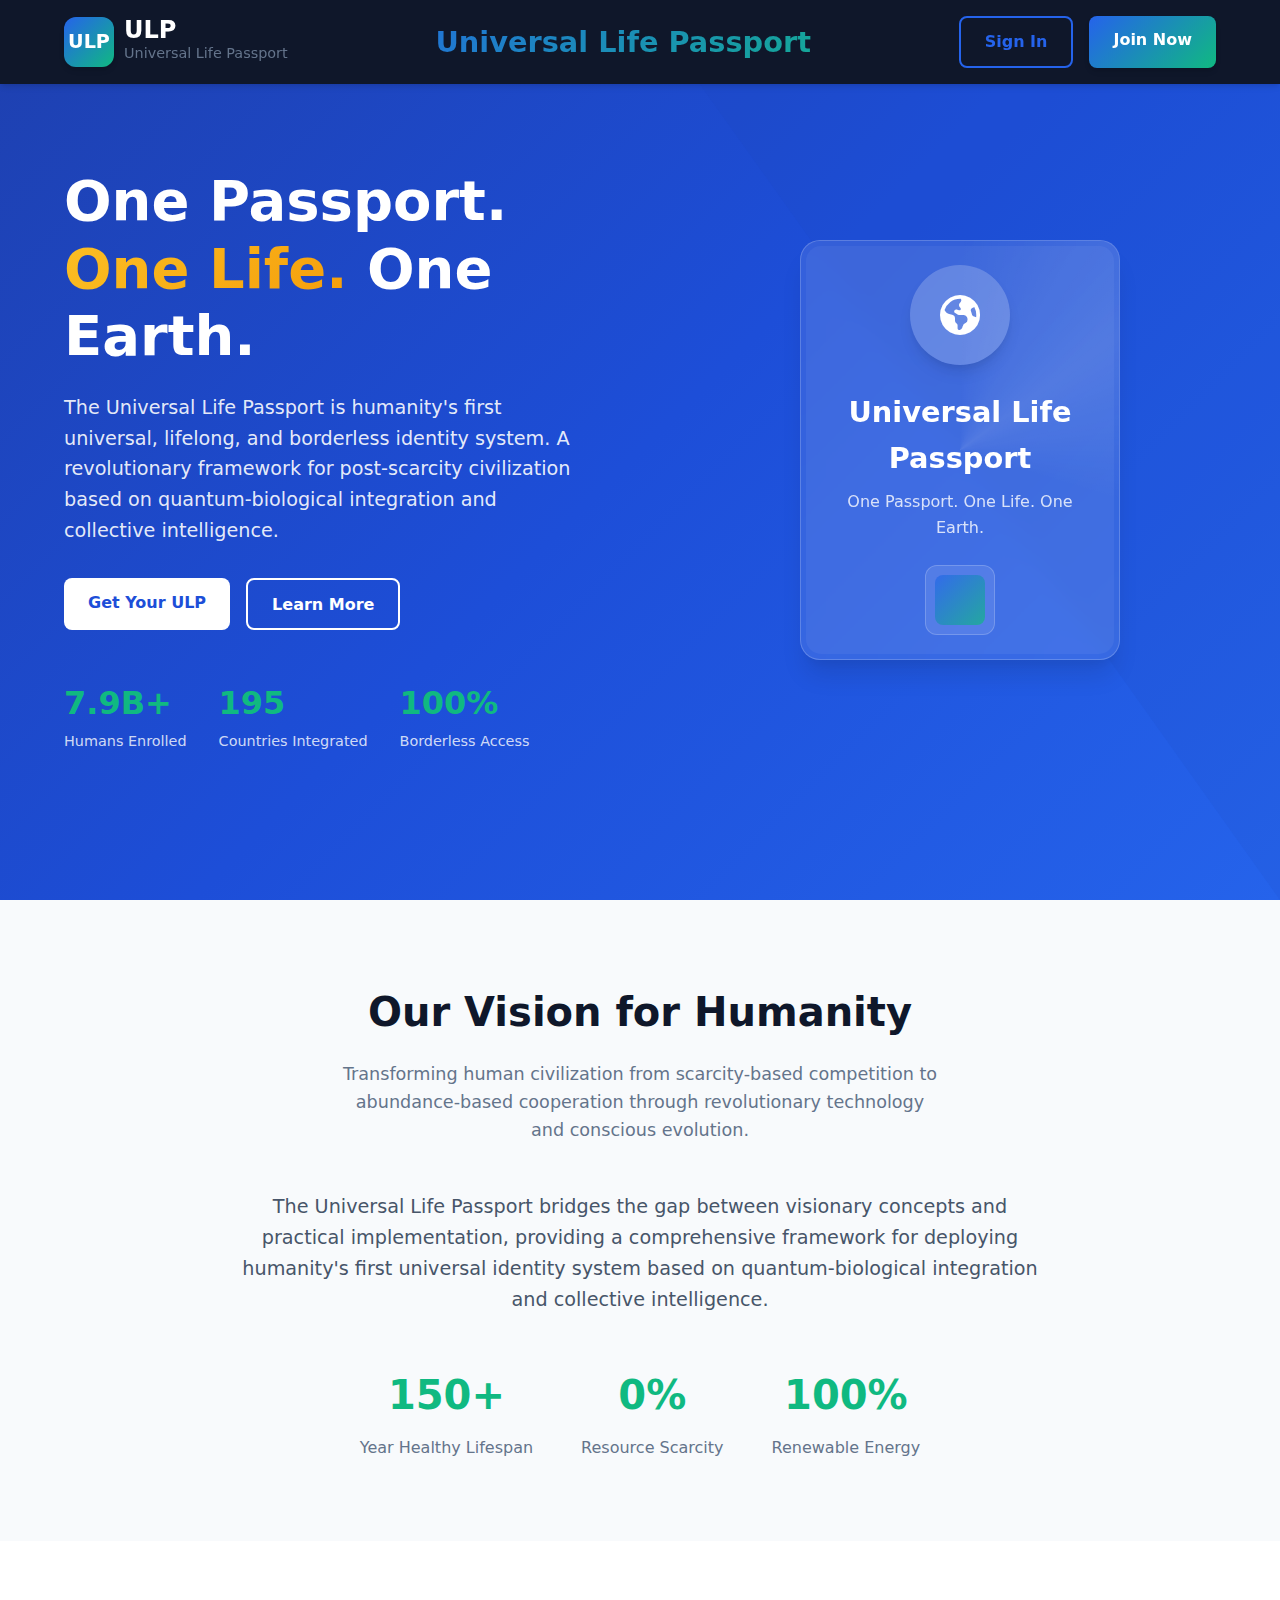
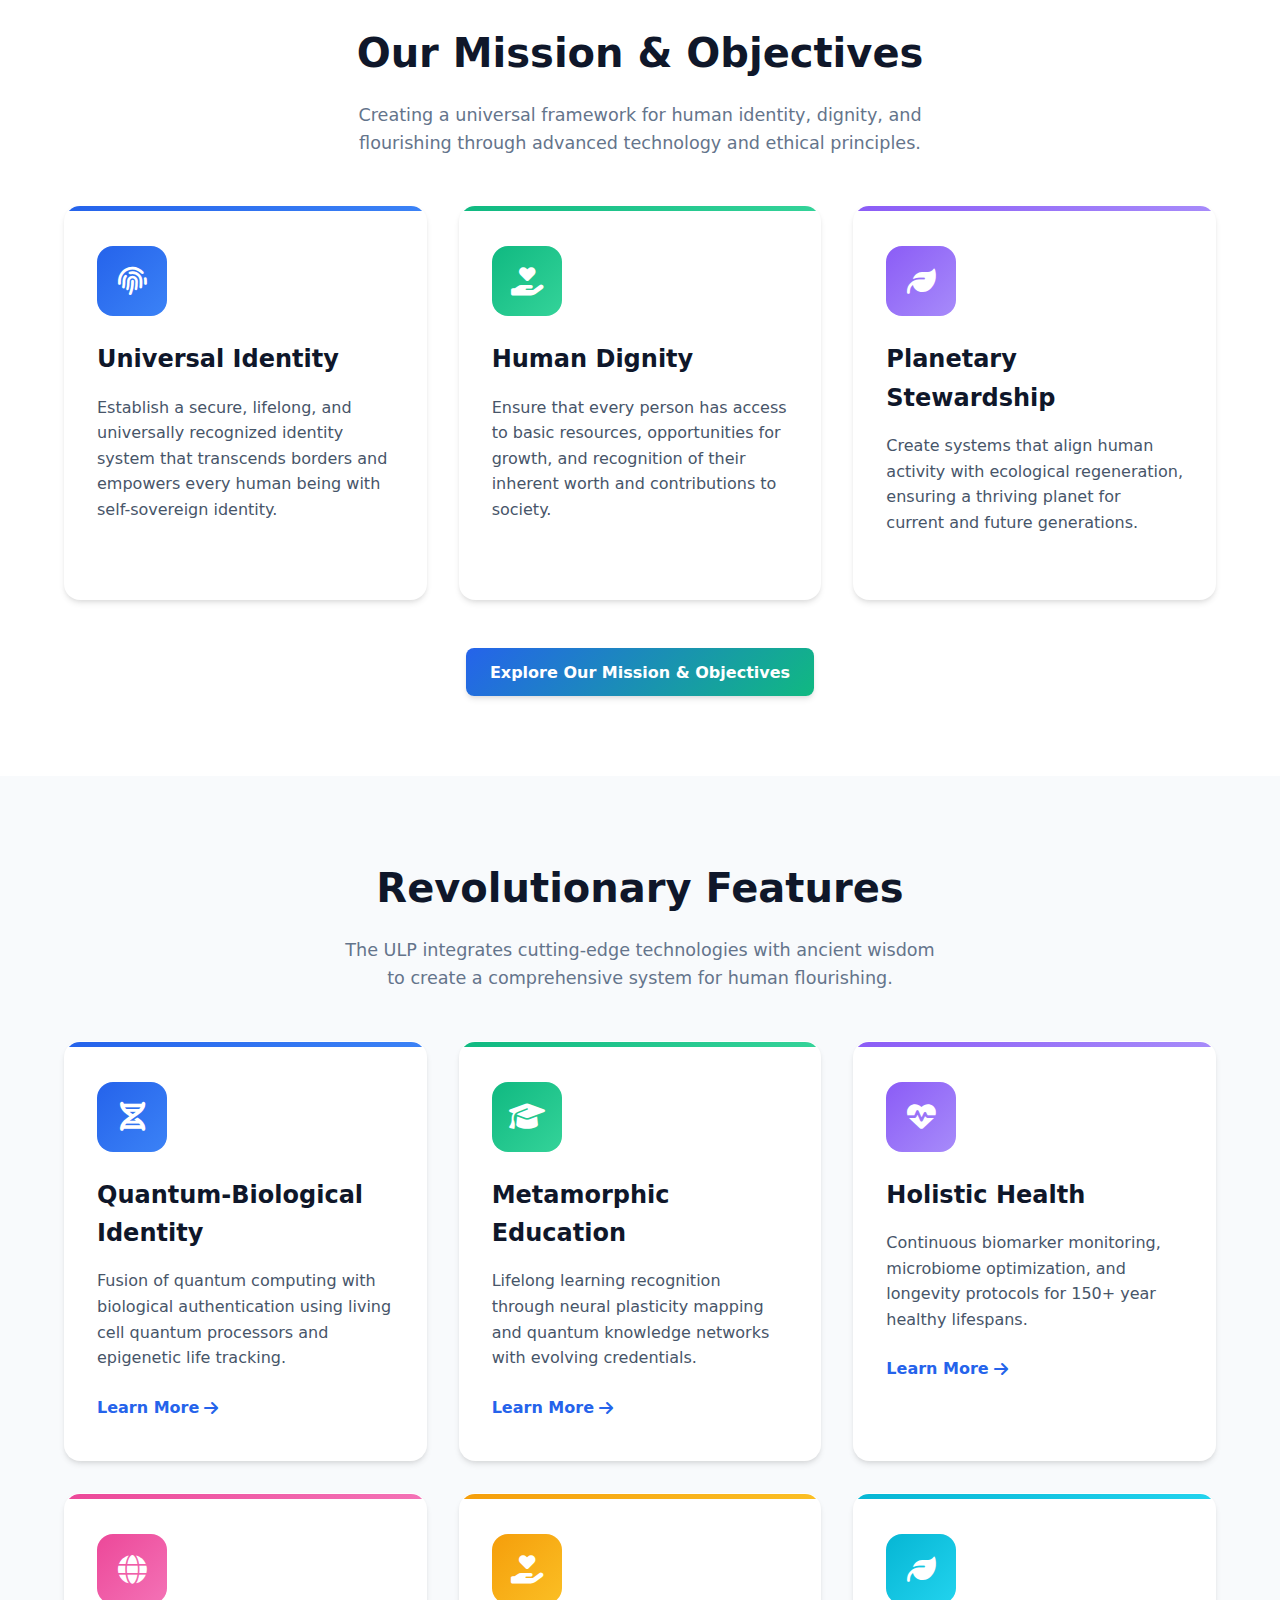
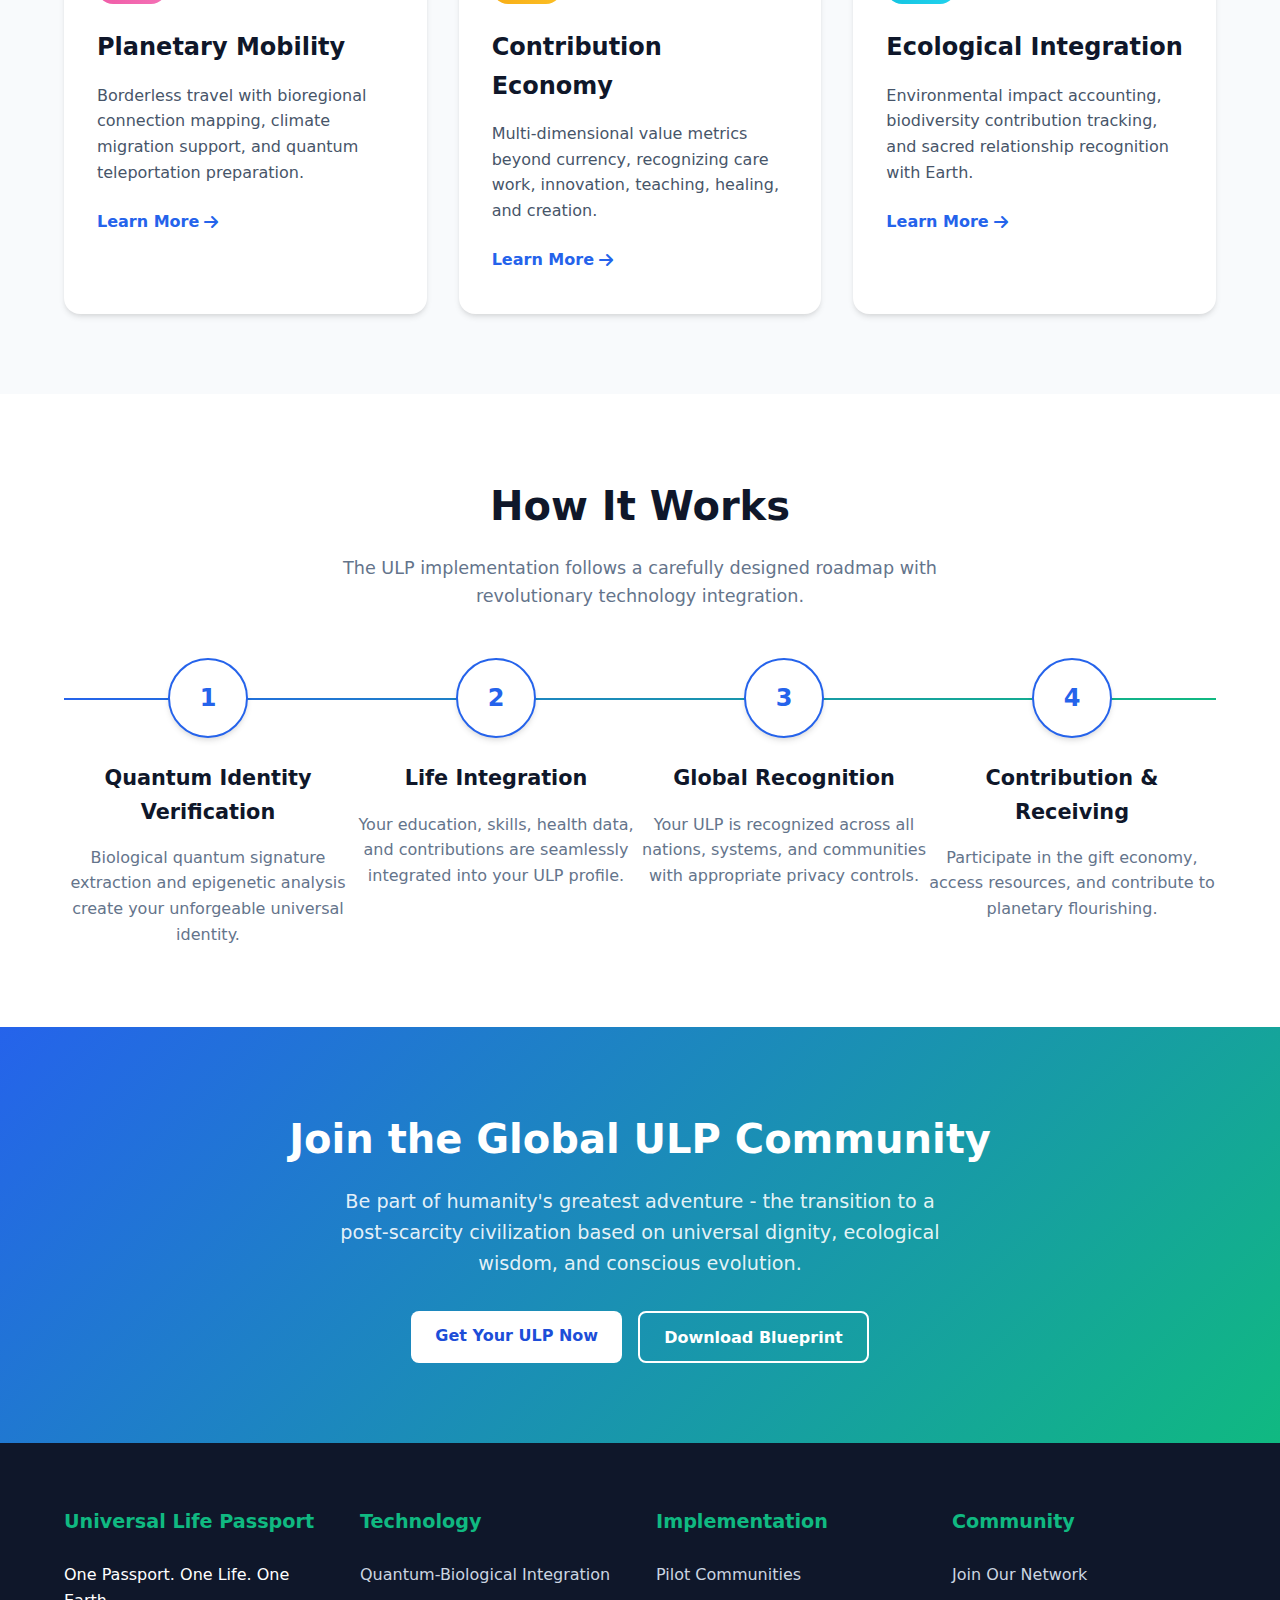
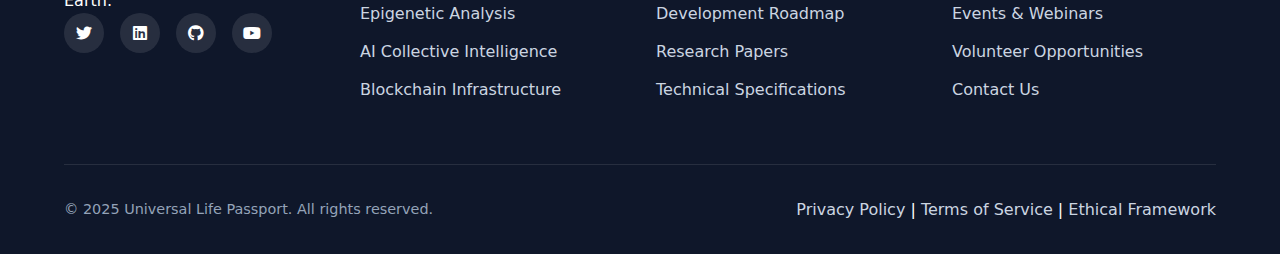
<file: index.html>
<!DOCTYPE html>
<html lang="en">
<head>
    <meta charset="UTF-8">
    <meta name="viewport" content="width=device-width, initial-scale=1.0">
    <title>Universal Life Passport (ULP) - One Passport. One Life. One Earth.</title>
    <link rel="stylesheet" href="ulp-styles.css">
    <link rel="stylesheet" href="https://cdnjs.cloudflare.com/ajax/libs/font-awesome/6.4.0/css/all.min.css">
</head>
<body>
    <!-- Header -->
    <header>
        <div class="container">
            <div class="header-content">
                <div class="logo-section">
                    <div class="logo-icon">ULP</div>
                    <div class="logo-text">
                        <div class="logo-acronym">ULP</div>
                        <div class="logo-fullname">Universal Life Passport</div>
                    </div>
                </div>
                
                <div class="header-center">
                    <div class="header-title">Universal Life Passport</div>
                </div>
                
                <div class="header-actions">
                    <a href="#" class="btn btn-outline">Sign In</a>
                    <a href="#" class="btn btn-primary">Join Now</a>
                </div>
                
                <button class="mobile-menu-btn">
                    <i class="fas fa-bars"></i>
                </button>
            </div>
        </div>
    </header>

    <!-- Mobile Menu -->
    <div class="mobile-menu">
        <div class="mobile-menu-header">
            <div class="logo-section">
                <div class="logo-icon">ULP</div>
                <div class="logo-text">
                    <div class="logo-acronym">ULP</div>
                    <div class="logo-fullname">Universal Life Passport</div>
                </div>
            </div>
            <button class="mobile-menu-close">
                <i class="fas fa-times"></i>
            </button>
        </div>
        
        <ul class="mobile-nav-links">
            <li><a href="#vision">Vision</a></li>
            <li><a href="#mission">Mission</a></li>
            <li><a href="#features">Features</a></li>
            <li><a href="#how-it-works">How It Works</a></li>
            <li><a href="#technology">Technology</a></li>
            <li><a href="#community">Community</a></li>
        </ul>
        
        <div class="mobile-menu-actions">
            <a href="#" class="btn btn-outline">Sign In</a>
            <a href="#" class="btn btn-primary">Join Now</a>
        </div>
    </div>

    <!-- Hero Section -->
    <section class="hero">
        <div class="container">
            <div class="hero-content">
                <h1>One Passport. <span>One Life.</span> One Earth.</h1>
                <p>The Universal Life Passport is humanity's first universal, lifelong, and borderless identity system. A revolutionary framework for post-scarcity civilization based on quantum-biological integration and collective intelligence.</p>
                
                <div class="hero-actions">
                    <a href="#" class="btn btn-light">Get Your ULP</a>
                    <a href="#" class="btn btn-outline-light">Learn More</a>
                </div>
                
                <div class="hero-stats">
                    <div class="stat">
                        <div class="stat-value">7.9B+</div>
                        <div class="stat-label">Humans Enrolled</div>
                    </div>
                    <div class="stat">
                        <div class="stat-value">195</div>
                        <div class="stat-label">Countries Integrated</div>
                    </div>
                    <div class="stat">
                        <div class="stat-value">100%</div>
                        <div class="stat-label">Borderless Access</div>
                    </div>
                </div>
            </div>
            
            <div class="hero-visual">
                <div class="passport-visual floating">
                    <div class="passport-content">
                        <div class="passport-icon">
                            <i class="fas fa-globe-americas"></i>
                        </div>
                        <div class="passport-title">Universal Life Passport</div>
                        <div class="passport-subtitle">One Passport. One Life. One Earth.</div>
                        <div class="passport-chip"></div>
                    </div>
                </div>
            </div>
        </div>
    </section>

    <!-- Vision Section -->
    <section id="vision" class="vision">
        <div class="container">
            <div class="section-header">
                <h2>Our Vision for Humanity</h2>
                <p>Transforming human civilization from scarcity-based competition to abundance-based cooperation through revolutionary technology and conscious evolution.</p>
            </div>
            
            <div class="vision-content">
                <p>The Universal Life Passport bridges the gap between visionary concepts and practical implementation, providing a comprehensive framework for deploying humanity's first universal identity system based on quantum-biological integration and collective intelligence.</p>
                
                <div class="vision-stats">
                    <div class="vision-stat">
                        <div class="vision-stat-value">150+</div>
                        <div class="vision-stat-label">Year Healthy Lifespan</div>
                    </div>
                    <div class="vision-stat">
                        <div class="vision-stat-value">0%</div>
                        <div class="vision-stat-label">Resource Scarcity</div>
                    </div>
                    <div class="vision-stat">
                        <div class="vision-stat-value">100%</div>
                        <div class="vision-stat-label">Renewable Energy</div>
                    </div>
                </div>
            </div>
        </div>
    </section>

    <!-- Mission Section -->
    <section id="mission" class="mission">
        <div class="container">
            <div class="section-header">
                <h2>Our Mission & Objectives</h2>
                <p>Creating a universal framework for human identity, dignity, and flourishing through advanced technology and ethical principles.</p>
            </div>
            
            <div class="mission-grid">
                <div class="mission-card">
                    <div class="mission-icon">
                        <i class="fas fa-fingerprint"></i>
                    </div>
                    <h3>Universal Identity</h3>
                    <p>Establish a secure, lifelong, and universally recognized identity system that transcends borders and empowers every human being with self-sovereign identity.</p>
                </div>
                
                <div class="mission-card">
                    <div class="mission-icon">
                        <i class="fas fa-hand-holding-heart"></i>
                    </div>
                    <h3>Human Dignity</h3>
                    <p>Ensure that every person has access to basic resources, opportunities for growth, and recognition of their inherent worth and contributions to society.</p>
                </div>
                
                <div class="mission-card">
                    <div class="mission-icon">
                        <i class="fas fa-leaf"></i>
                    </div>
                    <h3>Planetary Stewardship</h3>
                    <p>Create systems that align human activity with ecological regeneration, ensuring a thriving planet for current and future generations.</p>
                </div>
            </div>
            
            <div class="mission-actions">
                <a href="#" class="btn btn-primary">Explore Our Mission & Objectives</a>
            </div>
        </div>
    </section>

    <!-- Features Section -->
    <section id="features" class="features">
        <div class="container">
            <div class="section-header">
                <h2>Revolutionary Features</h2>
                <p>The ULP integrates cutting-edge technologies with ancient wisdom to create a comprehensive system for human flourishing.</p>
            </div>
            
            <div class="features-grid">
                <div class="feature-card">
                    <div class="feature-icon">
                        <i class="fas fa-dna"></i>
                    </div>
                    <h3>Quantum-Biological Identity</h3>
                    <p>Fusion of quantum computing with biological authentication using living cell quantum processors and epigenetic life tracking.</p>
                    <a href="#" class="feature-link">Learn More <i class="fas fa-arrow-right"></i></a>
                </div>
                
                <div class="feature-card">
                    <div class="feature-icon">
                        <i class="fas fa-graduation-cap"></i>
                    </div>
                    <h3>Metamorphic Education</h3>
                    <p>Lifelong learning recognition through neural plasticity mapping and quantum knowledge networks with evolving credentials.</p>
                    <a href="#" class="feature-link">Learn More <i class="fas fa-arrow-right"></i></a>
                </div>
                
                <div class="feature-card">
                    <div class="feature-icon">
                        <i class="fas fa-heartbeat"></i>
                    </div>
                    <h3>Holistic Health</h3>
                    <p>Continuous biomarker monitoring, microbiome optimization, and longevity protocols for 150+ year healthy lifespans.</p>
                    <a href="#" class="feature-link">Learn More <i class="fas fa-arrow-right"></i></a>
                </div>
                
                <div class="feature-card">
                    <div class="feature-icon">
                        <i class="fas fa-globe"></i>
                    </div>
                    <h3>Planetary Mobility</h3>
                    <p>Borderless travel with bioregional connection mapping, climate migration support, and quantum teleportation preparation.</p>
                    <a href="#" class="feature-link">Learn More <i class="fas fa-arrow-right"></i></a>
                </div>
                
                <div class="feature-card">
                    <div class="feature-icon">
                        <i class="fas fa-hand-holding-heart"></i>
                    </div>
                    <h3>Contribution Economy</h3>
                    <p>Multi-dimensional value metrics beyond currency, recognizing care work, innovation, teaching, healing, and creation.</p>
                    <a href="#" class="feature-link">Learn More <i class="fas fa-arrow-right"></i></a>
                </div>
                
                <div class="feature-card">
                    <div class="feature-icon">
                        <i class="fas fa-leaf"></i>
                    </div>
                    <h3>Ecological Integration</h3>
                    <p>Environmental impact accounting, biodiversity contribution tracking, and sacred relationship recognition with Earth.</p>
                    <a href="#" class="feature-link">Learn More <i class="fas fa-arrow-right"></i></a>
                </div>
            </div>
        </div>
    </section>

    <!-- How It Works Section -->
    <section id="how-it-works" class="how-it-works">
        <div class="container">
            <div class="section-header">
                <h2>How It Works</h2>
                <p>The ULP implementation follows a carefully designed roadmap with revolutionary technology integration.</p>
            </div>
            
            <div class="steps">
                <div class="step">
                    <div class="step-number">1</div>
                    <h3>Quantum Identity Verification</h3>
                    <p>Biological quantum signature extraction and epigenetic analysis create your unforgeable universal identity.</p>
                </div>
                
                <div class="step">
                    <div class="step-number">2</div>
                    <h3>Life Integration</h3>
                    <p>Your education, skills, health data, and contributions are seamlessly integrated into your ULP profile.</p>
                </div>
                
                <div class="step">
                    <div class="step-number">3</div>
                    <h3>Global Recognition</h3>
                    <p>Your ULP is recognized across all nations, systems, and communities with appropriate privacy controls.</p>
                </div>
                
                <div class="step">
                    <div class="step-number">4</div>
                    <h3>Contribution & Receiving</h3>
                    <p>Participate in the gift economy, access resources, and contribute to planetary flourishing.</p>
                </div>
            </div>
        </div>
    </section>

    <!-- CTA Section -->
    <section class="cta">
        <div class="container">
            <h2>Join the Global ULP Community</h2>
            <p>Be part of humanity's greatest adventure - the transition to a post-scarcity civilization based on universal dignity, ecological wisdom, and conscious evolution.</p>
            
            <div class="cta-buttons">
                <a href="#" class="btn btn-light">Get Your ULP Now</a>
                <a href="#" class="btn btn-outline-light">Download Blueprint</a>
            </div>
        </div>
    </section>

    <!-- Footer -->
    <footer>
        <div class="container">
            <div class="footer-content">
                <div class="footer-column">
                    <h3>Universal Life Passport</h3>
                    <p>One Passport. One Life. One Earth.</p>
                    <div class="social-links">
                        <a href="#" class="social-link"><i class="fab fa-twitter"></i></a>
                        <a href="#" class="social-link"><i class="fab fa-linkedin"></i></a>
                        <a href="#" class="social-link"><i class="fab fa-github"></i></a>
                        <a href="#" class="social-link"><i class="fab fa-youtube"></i></a>
                    </div>
                </div>
                
                <div class="footer-column">
                    <h3>Technology</h3>
                    <ul class="footer-links">
                        <li><a href="#">Quantum-Biological Integration</a></li>
                        <li><a href="#">Epigenetic Analysis</a></li>
                        <li><a href="#">AI Collective Intelligence</a></li>
                        <li><a href="#">Blockchain Infrastructure</a></li>
                    </ul>
                </div>
                
                <div class="footer-column">
                    <h3>Implementation</h3>
                    <ul class="footer-links">
                        <li><a href="#">Pilot Communities</a></li>
                        <li><a href="#">Development Roadmap</a></li>
                        <li><a href="#">Research Papers</a></li>
                        <li><a href="#">Technical Specifications</a></li>
                    </ul>
                </div>
                
                <div class="footer-column">
                    <h3>Community</h3>
                    <ul class="footer-links">
                        <li><a href="#">Join Our Network</a></li>
                        <li><a href="#">Events & Webinars</a></li>
                        <li><a href="#">Volunteer Opportunities</a></li>
                        <li><a href="#">Contact Us</a></li>
                    </ul>
                </div>
            </div>
            
            <div class="footer-bottom">
                <div class="copyright">© 2025 Universal Life Passport. All rights reserved.</div>
                <div class="footer-links">
                    <a href="#">Privacy Policy</a> | 
                    <a href="#">Terms of Service</a> | 
                    <a href="#">Ethical Framework</a>
                </div>
            </div>
        </div>
    </footer>

    <script src="ulp-scripts.js"></script>
</body>
</html>
</file>
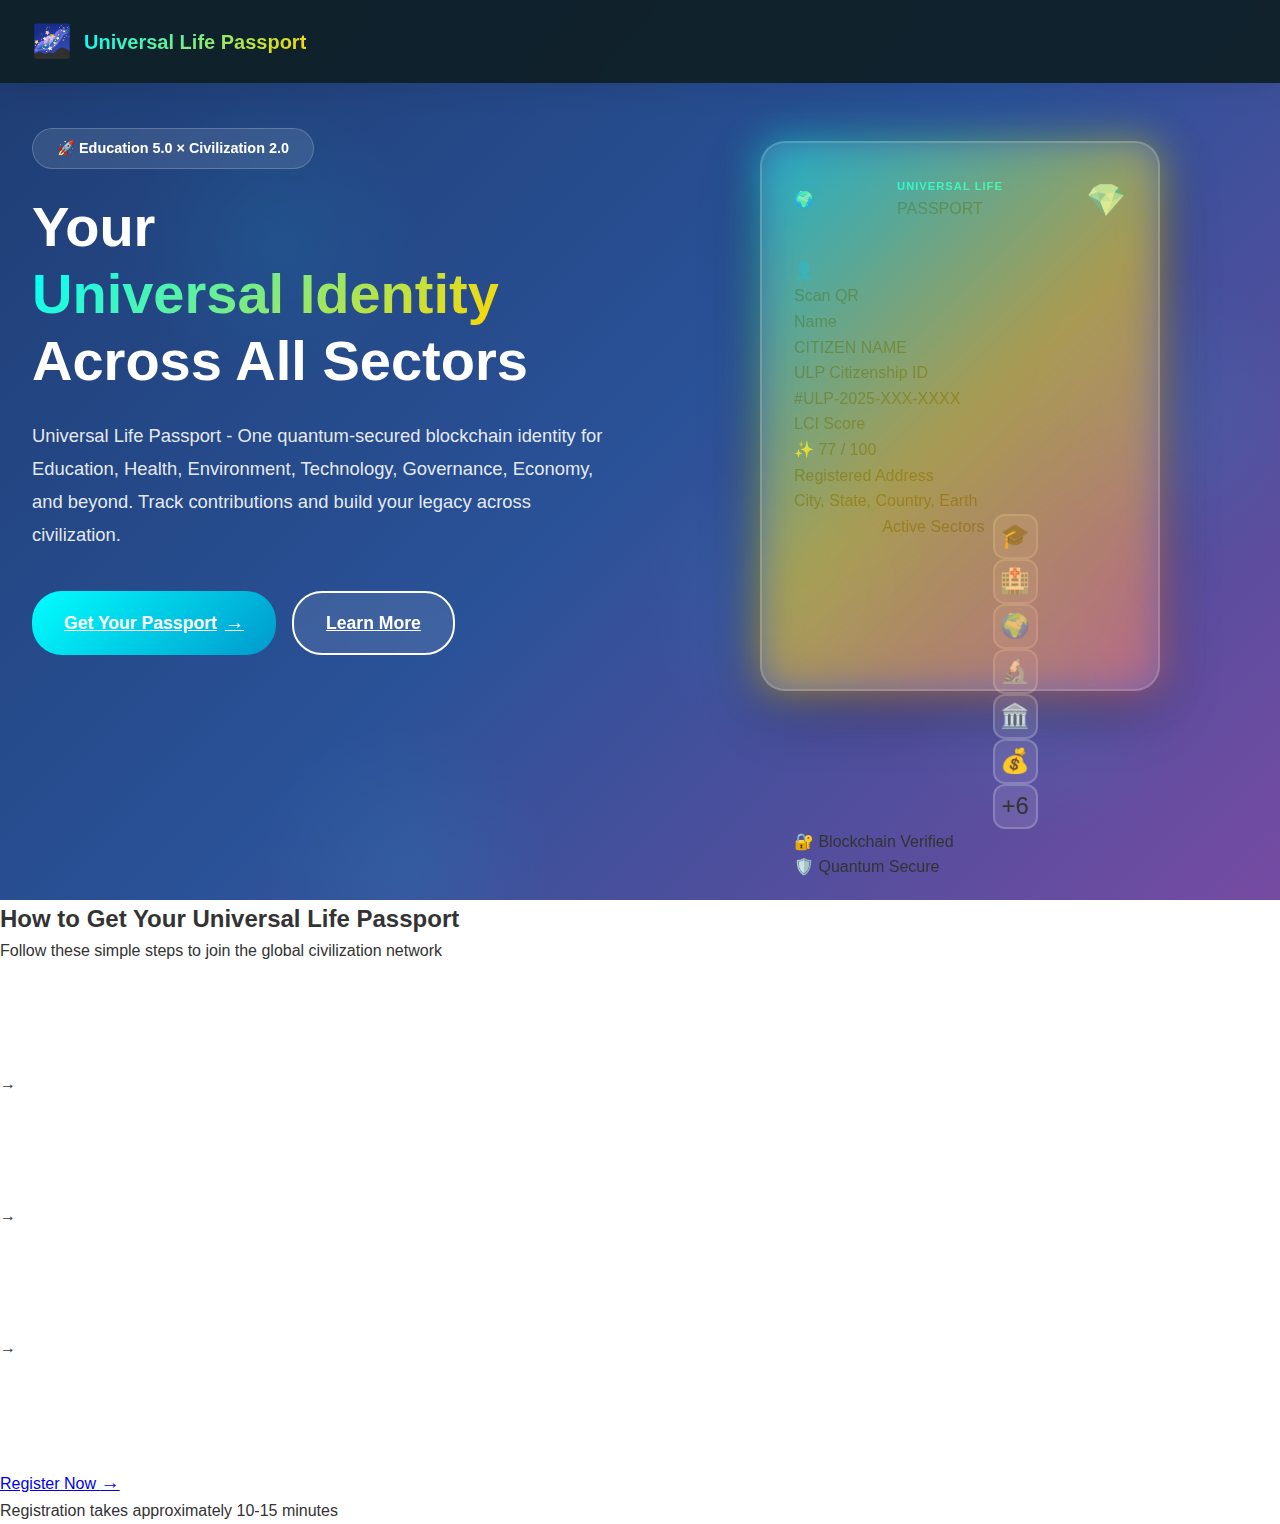
<file: ulp-account.html>
<!DOCTYPE html>
<html lang="en">
<head>
    <meta charset="UTF-8">
    <meta name="viewport" content="width=device-width, initial-scale=1.0">
    <meta name="description" content="Universal Life Passport - Your complete multi-sector identity for Education 5.0 and Civilization 2.0">
    <title>Universal Life Passport - Complete Identity System</title>
    <link rel="stylesheet" href="ulp-account.css">
</head>
<body>
    <!-- Navigation -->
    <nav class="navbar">
        <div class="nav-container">
            <a href="#" class="logo">
                <span class="logo-icon">🌌</span>
                <span class="logo-text">Universal Life Passport</span>
            </a>
            
            <button class="mobile-menu-toggle" id="mobileMenuToggle" aria-label="Toggle menu">
                <span class="hamburger-line"></span>
                <span class="hamburger-line"></span>
                <span class="hamburger-line"></span>
            </button>
        </div>
    </nav>

    <!-- Mobile Menu Overlay -->
    <div class="mobile-menu-overlay" id="mobileMenuOverlay">
        <div class="mobile-menu-content">
            <button class="mobile-menu-close" id="mobileMenuClose">&times;</button>
            <ul class="mobile-nav-links">
                <li><a href="#features" class="mobile-nav-link">Features</a></li>
                <li><a href="#sectors" class="mobile-nav-link">Sectors</a></li>
                <li><a href="#how-to-apply" class="mobile-nav-link">How to Apply</a></li>
                <li><a href="#about" class="mobile-nav-link">About</a></li>
                <li><a href="#contact" class="mobile-nav-link">Contact</a></li>
            </ul>
            <div class="mobile-menu-actions">
                <a href="registration.html" class="mobile-btn btn-signup">
                    <span class="btn-icon">✨</span>
                    Register Now
                </a>
            </div>
        </div>
    </div>

    <!-- Hero Section -->
    <section class="hero">
        <div class="hero-background">
            <div class="particle" style="--i: 1;"></div>
            <div class="particle" style="--i: 2;"></div>
            <div class="particle" style="--i: 3;"></div>
            <div class="particle" style="--i: 4;"></div>
            <div class="particle" style="--i: 5;"></div>
        </div>
        
        <div class="hero-content">
            <div class="hero-text">
                <div class="hero-badge">🚀 Education 5.0 × Civilization 2.0</div>
                <h1 class="hero-title">
                    Your <span class="highlight-gradient">Universal Identity</span><br>
                    Across All Sectors
                </h1>
                <p class="hero-description">
                    Universal Life Passport - One quantum-secured blockchain identity for Education, Health, 
                    Environment, Technology, Governance, Economy, and beyond. Track contributions and build 
                    your legacy across civilization.
                </p>
                <div class="hero-buttons">
                    <a href="registration.html" class="hero-btn btn-primary">
                        <span>Get Your Passport</span>
                        <span class="btn-arrow">→</span>
                    </a>
                    <a href="#how-to-apply" class="hero-btn btn-secondary">
                        <span>Learn More</span>
                    </a>
                </div>
            </div>
            
            <div class="hero-visual">
                <div class="passport-card">
                    <div class="passport-shine"></div>
                    <div class="passport-content">
                        <!-- Header -->
                        <div class="passport-header">
                            <div class="passport-emblem">🌍</div>
                            <div class="passport-title">
                                <div class="passport-type">UNIVERSAL LIFE</div>
                                <div class="passport-main">PASSPORT</div>
                            </div>
                            <div class="passport-chip">💎</div>
                        </div>

                        <!-- Photo Section -->
                        <div class="passport-photo-section">
                            <div class="passport-photo">
                                <div class="photo-placeholder">👤</div>
                                <div class="photo-hologram"></div>
                            </div>
                            <div class="passport-qr">
                                <div class="qr-code">
                                    <div class="qr-pattern"></div>
                                </div>
                                <div class="qr-label">Scan QR</div>
                            </div>
                        </div>

                        <!-- Info Section -->
                        <div class="passport-info">
                            <div class="info-row">
                                <div class="info-label">Name</div>
                                <div class="info-value">CITIZEN NAME</div>
                            </div>
                            <div class="info-row">
                                <div class="info-label">ULP Citizenship ID</div>
                                <div class="info-value id-number">#ULP-2025-XXX-XXXX</div>
                            </div>
                            <div class="info-row">
                                <div class="info-label">LCI Score</div>
                                <div class="info-value lci-score">✨ 77 / 100</div>
                            </div>
                        </div>

                        <!-- Address Section -->
                        <div class="passport-address">
                            <div class="address-label">Registered Address</div>
                            <div class="address-text">City, State, Country, Earth</div>
                        </div>

                        <!-- Sectors Section -->
                        <div class="passport-sectors">
                            <div class="sectors-label">Active Sectors</div>
                            <div class="sectors-icons">
                                <span class="sector-badge" title="Education">🎓</span>
                                <span class="sector-badge" title="Health">🏥</span>
                                <span class="sector-badge" title="Environment">🌍</span>
                                <span class="sector-badge" title="Technology">🔬</span>
                                <span class="sector-badge" title="Governance">🏛️</span>
                                <span class="sector-badge" title="Economy">💰</span>
                                <span class="sector-badge more-sectors">+6</span>
                            </div>
                        </div>

                        <!-- Security Features -->
                        <div class="passport-security">
                            <div class="security-chip">🔐 Blockchain Verified</div>
                            <div class="security-chip">🛡️ Quantum Secure</div>
                        </div>
                    </div>
                    <div class="passport-glow"></div>
                </div>
            </div>
        </div>
    </section>

    <!-- How to Apply Section -->
    <section id="how-to-apply" class="how-to-apply">
        <div class="container">
            <h2 class="section-title">How to Get Your Universal Life Passport</h2>
            <p class="section-subtitle">Follow these simple steps to join the global civilization network</p>
            
            <div class="steps-container">
                <div class="step-card">
                    <div class="step-number">1</div>
                    <div class="step-icon">📝</div>
                    <h3 class="step-title">Register</h3>
                    <p class="step-description">
                        Complete the registration form with your personal details and preferred sectors of contribution.
                    </p>
                </div>

                <div class="step-arrow">→</div>

                <div class="step-card">
                    <div class="step-number">2</div>
                    <div class="step-icon">📋</div>
                    <h3 class="step-title">Complete Profile</h3>
                    <p class="step-description">
                        Fill out your detailed profile including personal information, bioregion, 
                        sectors of interest, and contribution goals.
                    </p>
                </div>

                <div class="step-arrow">→</div>

                <div class="step-card">
                    <div class="step-number">3</div>
                    <div class="step-icon">⛓️</div>
                    <h3 class="step-title">Blockchain Verification</h3>
                    <p class="step-description">
                        Your identity is verified and recorded on quantum-secured blockchain. 
                        DNA-level authentication ensures uniqueness.
                    </p>
                </div>

                <div class="step-arrow">→</div>

                <div class="step-card">
                    <div class="step-number">4</div>
                    <div class="step-icon">🎉</div>
                    <h3 class="step-title">Get Your Passport</h3>
                    <p class="step-description">
                        Receive your Universal Life Passport with unique ULP ID, QR code, 
                        and access to all sectors across civilization.
                    </p>
                </div>
            </div>

            <div class="apply-cta">
                <a href="registration.html" class="btn-apply">
                    <span>Register Now</span>
                    <span class="btn-arrow">→</span>
                </a>
                <p class="apply-note">Registration takes approximately 10-15 minutes</p>
            </div>
        </div>
    </section>

    <script src="ulp-account.js"></script>
</body>
</html>
</file>
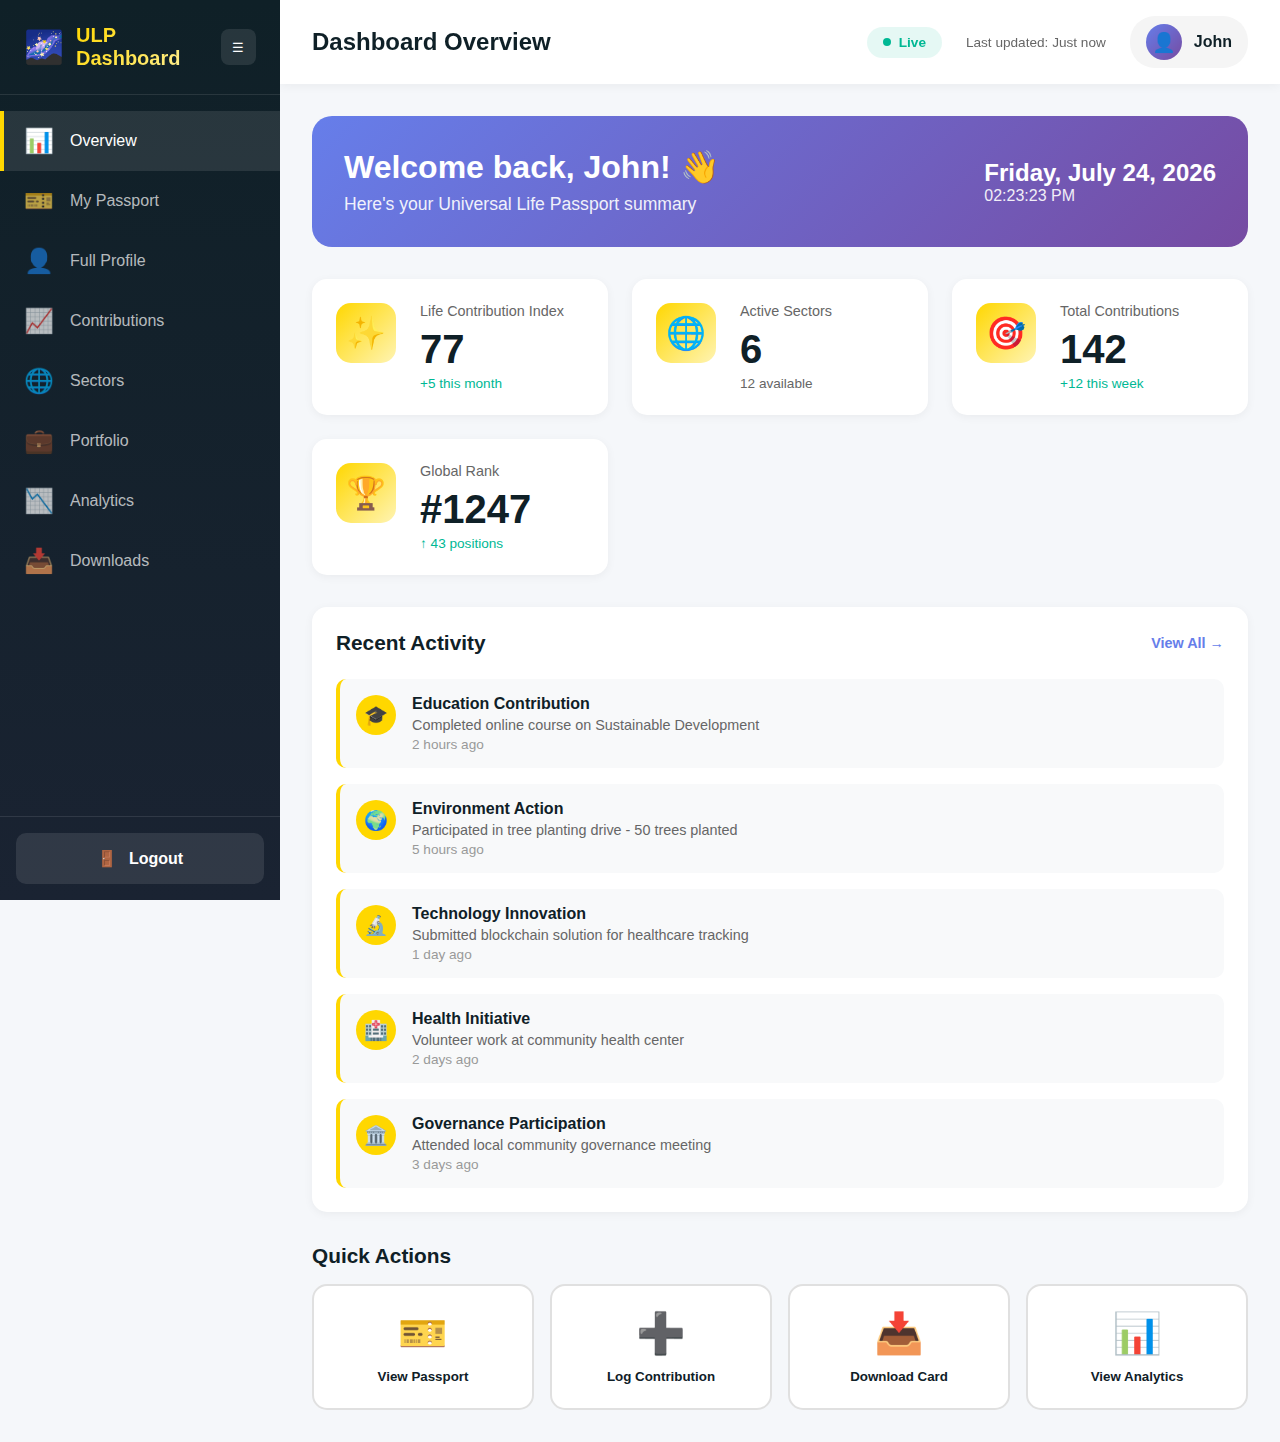
<file: ulp-dashboard.html>
<!DOCTYPE html>
<html lang="en">
<head>
    <meta charset="UTF-8">
    <meta name="viewport" content="width=device-width, initial-scale=1.0">
    <title>ULP Dashboard - Universal Life Passport</title>
    <link rel="stylesheet" href="ulp-dashboard-styles.css">
</head>
<body>
    <!-- Sidebar Navigation -->
    <aside class="sidebar" id="sidebar">
        <div class="sidebar-header">
            <div class="logo">
                <span class="logo-icon">🌌</span>
                <span class="logo-text">ULP Dashboard</span>
            </div>
            <button class="sidebar-toggle" id="sidebarToggle">
                <span class="toggle-icon">☰</span>
            </button>
        </div>
        
        <nav class="sidebar-nav">
            <a href="#overview" class="nav-item active" data-section="overview">
                <span class="nav-icon">📊</span>
                <span class="nav-text">Overview</span>
            </a>
            <a href="#passport" class="nav-item" data-section="passport">
                <span class="nav-icon">🎫</span>
                <span class="nav-text">My Passport</span>
            </a>
            <a href="#profile" class="nav-item" data-section="profile">
                <span class="nav-icon">👤</span>
                <span class="nav-text">Full Profile</span>
            </a>
            <a href="#contributions" class="nav-item" data-section="contributions">
                <span class="nav-icon">📈</span>
                <span class="nav-text">Contributions</span>
            </a>
            <a href="#sectors" class="nav-item" data-section="sectors">
                <span class="nav-icon">🌐</span>
                <span class="nav-text">Sectors</span>
            </a>
            <a href="#portfolio" class="nav-item" data-section="portfolio">
                <span class="nav-icon">💼</span>
                <span class="nav-text">Portfolio</span>
            </a>
            <a href="#analytics" class="nav-item" data-section="analytics">
                <span class="nav-icon">📉</span>
                <span class="nav-text">Analytics</span>
            </a>
            <a href="#downloads" class="nav-item" data-section="downloads">
                <span class="nav-icon">📥</span>
                <span class="nav-text">Downloads</span>
            </a>
        </nav>
        
        <div class="sidebar-footer">
            <button class="btn-logout" id="logoutBtn">
                <span class="logout-icon">🚪</span>
                <span>Logout</span>
            </button>
        </div>
    </aside>

    <!-- Main Content -->
    <main class="main-content" id="mainContent">
        <!-- Top Bar -->
        <header class="top-bar">
            <div class="top-bar-left">
                <button class="mobile-menu-btn" id="mobileMenuBtn">☰</button>
                <h1 class="page-title" id="pageTitle">Dashboard Overview</h1>
            </div>
            <div class="top-bar-right">
                <div class="live-indicator">
                    <span class="live-dot"></span>
                    <span class="live-text">Live</span>
                </div>
                <div class="last-update">
                    Last updated: <span id="lastUpdate">Just now</span>
                </div>
                <div class="user-menu">
                    <div class="user-avatar">👤</div>
                    <span class="user-name" id="userName">User</span>
                </div>
            </div>
        </header>

        <!-- Dashboard Sections -->
        <div class="dashboard-content">
            
            <!-- Overview Section -->
            <section class="dashboard-section active" id="overview-section">
                <div class="welcome-banner">
                    <div class="welcome-content">
                        <h2 class="welcome-title">Welcome back, <span id="userNameWelcome">User</span>! 👋</h2>
                        <p class="welcome-subtitle">Here's your Universal Life Passport summary</p>
                    </div>
                    <div class="welcome-date">
                        <div class="date-display" id="currentDate"></div>
                        <div class="time-display" id="currentTime"></div>
                    </div>
                </div>

                <!-- Quick Stats -->
                <div class="stats-grid">
                    <div class="stat-card">
                        <div class="stat-icon">✨</div>
                        <div class="stat-content">
                            <div class="stat-label">Life Contribution Index</div>
                            <div class="stat-value" id="lciScore">77</div>
                            <div class="stat-change positive">+5 this month</div>
                        </div>
                    </div>
                    
                    <div class="stat-card">
                        <div class="stat-icon">🌐</div>
                        <div class="stat-content">
                            <div class="stat-label">Active Sectors</div>
                            <div class="stat-value" id="activeSectors">6</div>
                            <div class="stat-change">12 available</div>
                        </div>
                    </div>
                    
                    <div class="stat-card">
                        <div class="stat-icon">🎯</div>
                        <div class="stat-content">
                            <div class="stat-label">Total Contributions</div>
                            <div class="stat-value" id="totalContributions">142</div>
                            <div class="stat-change positive">+12 this week</div>
                        </div>
                    </div>
                    
                    <div class="stat-card">
                        <div class="stat-icon">🏆</div>
                        <div class="stat-content">
                            <div class="stat-label">Global Rank</div>
                            <div class="stat-value">#<span id="globalRank">1,247</span></div>
                            <div class="stat-change positive">↑ 43 positions</div>
                        </div>
                    </div>
                </div>

                <!-- Recent Activity -->
                <div class="card">
                    <div class="card-header">
                        <h3 class="card-title">Recent Activity</h3>
                        <a href="#" class="card-link">View All →</a>
                    </div>
                    <div class="activity-timeline" id="activityTimeline">
                        <!-- Will be populated by JavaScript -->
                    </div>
                </div>

                <!-- Quick Actions -->
                <div class="quick-actions">
                    <h3 class="section-heading">Quick Actions</h3>
                    <div class="actions-grid">
                        <button class="action-btn" onclick="document.querySelector('[data-section=passport]').click()">
                            <span class="action-icon">🎫</span>
                            <span class="action-text">View Passport</span>
                        </button>
                        <button class="action-btn" onclick="document.querySelector('[data-section=contributions]').click()">
                            <span class="action-icon">➕</span>
                            <span class="action-text">Log Contribution</span>
                        </button>
                        <button class="action-btn" onclick="downloadPassportPDF()">
                            <span class="action-icon">📥</span>
                            <span class="action-text">Download Card</span>
                        </button>
                        <button class="action-btn" onclick="document.querySelector('[data-section=analytics]').click()">
                            <span class="action-icon">📊</span>
                            <span class="action-text">View Analytics</span>
                        </button>
                    </div>
                </div>
            </section>

            <!-- Passport Section -->
            <section class="dashboard-section" id="passport-section">
                <div class="section-header">
                    <h2 class="section-title">My Universal Life Passport</h2>
                    <div class="section-actions">
                        <button class="btn-secondary" onclick="downloadPassportPDF()">
                            <span>📥</span> Download PDF
                        </button>
                        <button class="btn-secondary" onclick="printPassport()">
                            <span>🖨️</span> Print
                        </button>
                        <button class="btn-primary" onclick="sharePassport()">
                            <span>🔗</span> Share
                        </button>
                    </div>
                </div>

                <div class="passport-container">
                    <!-- Online Passport Card -->
                    <div class="passport-card-large" id="passportCard">
                        <div class="passport-glow"></div>
                        <div class="passport-content">
                            <!-- Header -->
                            <div class="passport-header">
                                <div class="passport-emblem">🌍</div>
                                <div class="passport-title-section">
                                    <div class="passport-type">UNIVERSAL LIFE</div>
                                    <div class="passport-main-title">PASSPORT</div>
                                    <div class="passport-subtitle">Education 5.0 × Civilization 2.0</div>
                                </div>
                                <div class="passport-chip">💎</div>
                            </div>

                            <!-- Photo and QR Section -->
                            <div class="passport-body">
                                <div class="passport-left">
                                    <div class="passport-photo">
                                        <div class="photo-placeholder" id="userPhoto">👤</div>
                                        <div class="photo-hologram"></div>
                                    </div>
                                    <div class="verification-badge">
                                        <span class="verified-icon">✓</span>
                                        <span class="verified-text">Blockchain Verified</span>
                                    </div>
                                </div>

                                <div class="passport-right">
                                    <div class="passport-info-grid">
                                        <div class="info-item">
                                            <div class="info-label">Full Name</div>
                                            <div class="info-value" id="passportName">CITIZEN NAME</div>
                                        </div>
                                        
                                        <div class="info-item">
                                            <div class="info-label">ULP Citizenship ID</div>
                                            <div class="info-value id-number" id="passportULPID">#ULP-2025-XXX-XXXX</div>
                                        </div>
                                        
                                        <div class="info-item">
                                            <div class="info-label">Date of Birth</div>
                                            <div class="info-value" id="passportDOB">01/01/1990</div>
                                        </div>
                                        
                                        <div class="info-item">
                                            <div class="info-label">Nationality</div>
                                            <div class="info-value" id="passportNationality">Earth Citizen</div>
                                        </div>
                                        
                                        <div class="info-item full-width">
                                            <div class="info-label">Life Contribution Index</div>
                                            <div class="lci-display">
                                                <span class="lci-score" id="passportLCI">77</span>
                                                <span class="lci-max">/ 100</span>
                                                <div class="lci-bar">
                                                    <div class="lci-fill" id="passportLCIBar" style="width: 77%"></div>
                                                </div>
                                            </div>
                                        </div>
                                    </div>

                                    <div class="qr-section">
                                        <div class="qr-code">
                                            <div class="qr-pattern"></div>
                                        </div>
                                        <div class="qr-info">
                                            <div class="qr-label">Scan to Verify</div>
                                            <div class="blockchain-hash" id="blockchainHash">0x7f8a...9e2d</div>
                                        </div>
                                    </div>
                                </div>
                            </div>

                            <!-- Address Section -->
                            <div class="passport-address-section">
                                <div class="address-label">Registered Address</div>
                                <div class="address-content" id="passportAddress">
                                    Street Address, City, State, Postal Code<br>
                                    Country, Bioregion
                                </div>
                            </div>

                            <!-- Active Sectors -->
                            <div class="passport-sectors-section">
                                <div class="sectors-label">Active Contribution Sectors</div>
                                <div class="sectors-badges" id="passportSectors">
                                    <span class="sector-badge" title="Education">🎓</span>
                                    <span class="sector-badge" title="Health">🏥</span>
                                    <span class="sector-badge" title="Environment">🌍</span>
                                    <span class="sector-badge" title="Technology">🔬</span>
                                    <span class="sector-badge" title="Governance">🏛️</span>
                                    <span class="sector-badge" title="Economy">💰</span>
                                </div>
                            </div>

                            <!-- Security Footer -->
                            <div class="passport-footer">
                                <div class="security-features">
                                    <span class="security-chip">🔐 Quantum Secured</span>
                                    <span class="security-chip">⛓️ Blockchain Verified</span>
                                    <span class="security-chip">🛡️ DNA Authenticated</span>
                                </div>
                                <div class="issue-date">
                                    <span class="issue-label">Issued:</span>
                                    <span class="issue-value" id="issueDate">28 Oct 2025</span>
                                </div>
                            </div>
                        </div>
                    </div>

                    <!-- Passport Stats -->
                    <div class="passport-stats-grid">
                        <div class="passport-stat">
                            <div class="pstat-icon">📅</div>
                            <div class="pstat-content">
                                <div class="pstat-label">Member Since</div>
                                <div class="pstat-value" id="memberSince">Oct 2025</div>
                            </div>
                        </div>
                        <div class="passport-stat">
                            <div class="pstat-icon">🌍</div>
                            <div class="pstat-content">
                                <div class="pstat-label">Bioregion</div>
                                <div class="pstat-value" id="bioregionStat">South Asia</div>
                            </div>
                        </div>
                        <div class="passport-stat">
                            <div class="pstat-icon">⛓️</div>
                            <div class="pstat-content">
                                <div class="pstat-label">Blockchain Status</div>
                                <div class="pstat-value verified">Verified</div>
                            </div>
                        </div>
                    </div>
                </div>
            </section>

            <!-- Profile Section (Full CV/Resume) -->
            <section class="dashboard-section" id="profile-section">
                <div class="section-header">
                    <h2 class="section-title">Complete Profile & CV</h2>
                    <div class="section-actions">
                        <button class="btn-secondary" onclick="downloadCV()">
                            <span>📥</span> Download CV
                        </button>
                        <button class="btn-primary" onclick="editProfile()">
                            <span>✏️</span> Edit Profile
                        </button>
                    </div>
                </div>

                <div class="profile-grid">
                    <!-- Personal Information -->
                    <div class="card">
                        <div class="card-header">
                            <h3 class="card-title">Personal Information</h3>
                        </div>
                        <div class="profile-content" id="personalInfo">
                            <!-- Populated by JavaScript -->
                        </div>
                    </div>

                    <!-- Professional Profile -->
                    <div class="card">
                        <div class="card-header">
                            <h3 class="card-title">Professional Profile</h3>
                        </div>
                        <div class="profile-content" id="professionalInfo">
                            <!-- Populated by JavaScript -->
                        </div>
                    </div>

                    <!-- Skills & Expertise -->
                    <div class="card full-width">
                        <div class="card-header">
                            <h3 class="card-title">Skills & Expertise</h3>
                        </div>
                        <div class="skills-container" id="skillsContainer">
                            <!-- Populated by JavaScript -->
                        </div>
                    </div>

                    <!-- Contribution Goals -->
                    <div class="card full-width">
                        <div class="card-header">
                            <h3 class="card-title">Contribution Goals & Vision</h3>
                        </div>
                        <div class="goals-content" id="goalsContent">
                            <!-- Populated by JavaScript -->
                        </div>
                    </div>
                </div>
            </section>

            <!-- Contributions Section -->
            <section class="dashboard-section" id="contributions-section">
                <div class="section-header">
                    <h2 class="section-title">My Contributions</h2>
                    <button class="btn-primary" onclick="logContribution()">
                        <span>➕</span> Log New Contribution
                    </button>
                </div>

                <div class="contributions-summary">
                    <div class="contrib-stat-card">
                        <div class="contrib-number">142</div>
                        <div class="contrib-label">Total Contributions</div>
                    </div>
                    <div class="contrib-stat-card">
                        <div class="contrib-number">6</div>
                        <div class="contrib-label">Active Sectors</div>
                    </div>
                    <div class="contrib-stat-card">
                        <div class="contrib-number">2,450</div>
                        <div class="contrib-label">Hours Contributed</div>
                    </div>
                    <div class="contrib-stat-card">
                        <div class="contrib-number">95%</div>
                        <div class="contrib-label">Completion Rate</div>
                    </div>
                </div>

                <div class="contributions-list" id="contributionsList">
                    <!-- Populated by JavaScript -->
                </div>
            </section>

            <!-- Sectors Section -->
            <section class="dashboard-section" id="sectors-section">
                <div class="section-header">
                    <h2 class="section-title">Sector Contributions & LCI Breakdown</h2>
                </div>

                <div class="sectors-grid-detailed" id="sectorsDetailed">
                    <!-- Populated by JavaScript -->
                </div>
            </section>

            <!-- Portfolio Section -->
            <section class="dashboard-section" id="portfolio-section">
                <div class="section-header">
                    <h2 class="section-title">Contribution Portfolio & Tracking</h2>
                    <button class="btn-primary" onclick="addPortfolioItem()">
                        <span>➕</span> Add Project
                    </button>
                </div>

                <div class="portfolio-timeline" id="portfolioTimeline">
                    <!-- Populated by JavaScript -->
                </div>
            </section>

            <!-- Analytics Section -->
            <section class="dashboard-section" id="analytics-section">
                <div class="section-header">
                    <h2 class="section-title">Analytics & Reports</h2>
                    <div class="section-actions">
                        <select class="time-filter" id="timeFilter">
                            <option value="week">This Week</option>
                            <option value="month" selected>This Month</option>
                            <option value="quarter">This Quarter</option>
                            <option value="year">This Year</option>
                            <option value="all">All Time</option>
                        </select>
                    </div>
                </div>

                <div class="analytics-grid">
                    <!-- Charts will be populated by JavaScript -->
                    <div class="card">
                        <div class="card-header">
                            <h3 class="card-title">LCI Progress Over Time</h3>
                        </div>
                        <div class="chart-container" id="lciChart">
                            <canvas id="lciCanvas"></canvas>
                        </div>
                    </div>

                    <div class="card">
                        <div class="card-header">
                            <h3 class="card-title">Sector Distribution</h3>
                        </div>
                        <div class="chart-container" id="sectorChart">
                            <canvas id="sectorCanvas"></canvas>
                        </div>
                    </div>

                    <div class="card full-width">
                        <div class="card-header">
                            <h3 class="card-title">Contribution Activity Heatmap</h3>
                        </div>
                        <div class="heatmap-container" id="activityHeatmap">
                            <!-- Populated by JavaScript -->
                        </div>
                    </div>
                </div>
            </section>

            <!-- Downloads Section -->
            <section class="dashboard-section" id="downloads-section">
                <div class="section-header">
                    <h2 class="section-title">Downloads & Documents</h2>
                </div>

                <div class="downloads-grid">
                    <div class="download-card" onclick="downloadPassportPDF()">
                        <div class="download-icon">🎫</div>
                        <div class="download-info">
                            <div class="download-title">ULP Passport Card</div>
                            <div class="download-desc">PDF format for printing</div>
                        </div>
                        <button class="download-btn">Download</button>
                    </div>

                    <div class="download-card" onclick="downloadCV()">
                        <div class="download-icon">📄</div>
                        <div class="download-info">
                            <div class="download-title">Complete CV/Resume</div>
                            <div class="download-desc">Full professional profile</div>
                        </div>
                        <button class="download-btn">Download</button>
                    </div>

                    <div class="download-card" onclick="downloadCertificates()">
                        <div class="download-icon">🏆</div>
                        <div class="download-info">
                            <div class="download-title">Certificates</div>
                            <div class="download-desc">All earned certifications</div>
                        </div>
                        <button class="download-btn">Download</button>
                    </div>

                    <div class="download-card" onclick="downloadReports()">
                        <div class="download-icon">📊</div>
                        <div class="download-info">
                            <div class="download-title">Analytics Reports</div>
                            <div class="download-desc">Detailed contribution reports</div>
                        </div>
                        <button class="download-btn">Download</button>
                    </div>
                </div>
            </section>

        </div>
    </main>

    <script src="ulp-dashboard-script.js"></script>
</body>
</html>
</file>
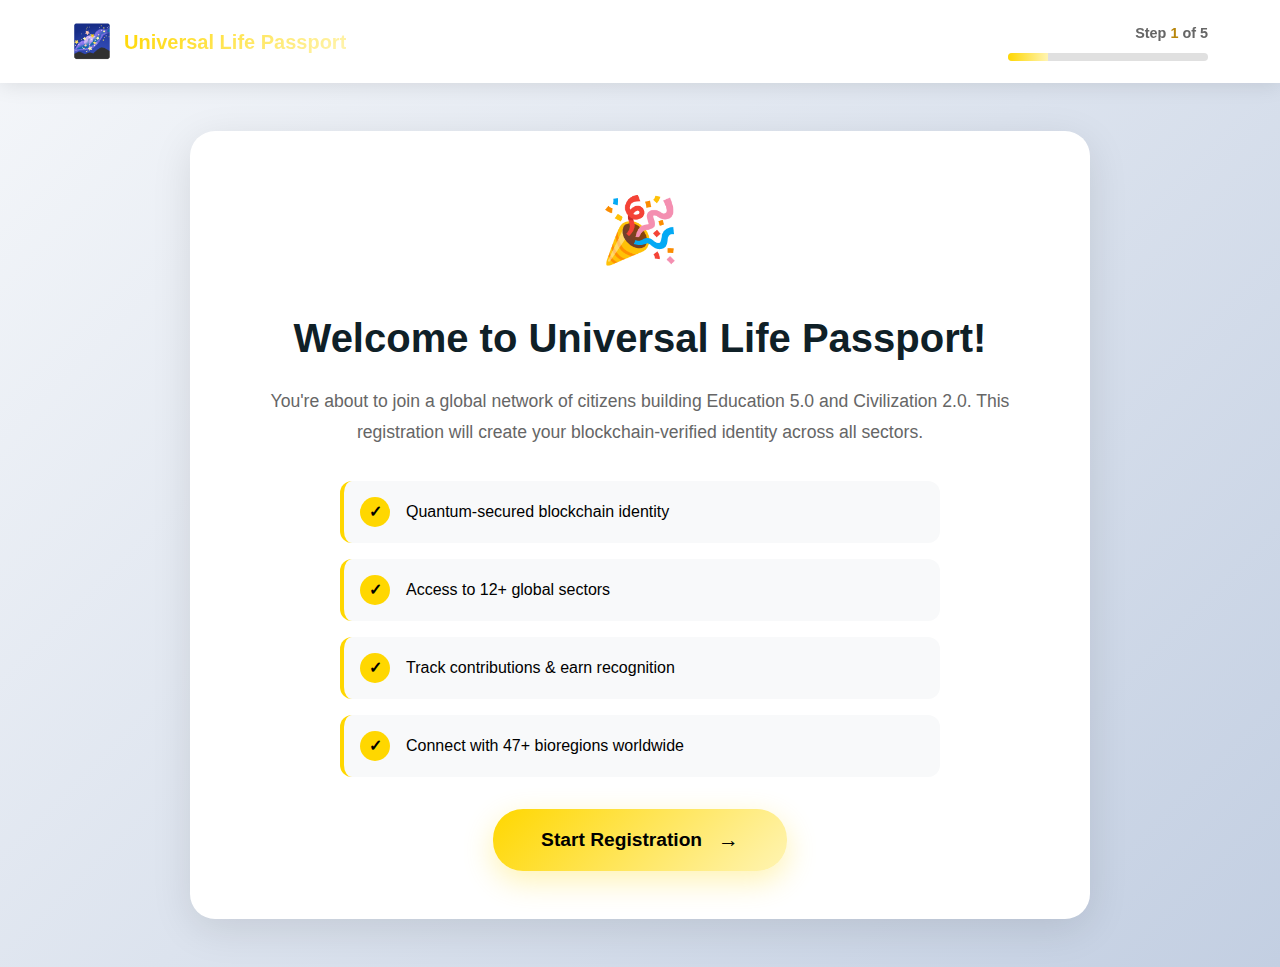
<file: ulp-registration.html>
<!DOCTYPE html>
<html lang="en">
<head>
    <meta charset="UTF-8">
    <meta name="viewport" content="width=device-width, initial-scale=1.0">
    <title>ULP Registration - Universal Life Passport</title>
    <link rel="stylesheet" href="ulp-registration-styles.css">
</head>
<body>
    <!-- Header -->
    <header class="registration-header">
        <div class="header-container">
            <a href="index.html" class="logo">
                <span class="logo-icon">🌌</span>
                <span class="logo-text">Universal Life Passport</span>
            </a>
            <div class="header-info">
                <div class="step-indicator">
                    <span class="step-text">Step <span id="currentStep">1</span> of 5</span>
                    <div class="progress-bar">
                        <div class="progress-fill" id="progressFill"></div>
                    </div>
                </div>
            </div>
        </div>
    </header>

    <!-- Main Content -->
    <main class="registration-main">
        <div class="registration-container">
            <!-- Welcome Section -->
            <div class="welcome-section" id="welcomeSection">
                <div class="welcome-icon">🎉</div>
                <h1 class="welcome-title">Welcome to Universal Life Passport!</h1>
                <p class="welcome-text">
                    You're about to join a global network of citizens building Education 5.0 and 
                    Civilization 2.0. This registration will create your blockchain-verified 
                    identity across all sectors.
                </p>
                <div class="welcome-benefits">
                    <div class="benefit-item">
                        <span class="benefit-icon">✓</span>
                        <span>Quantum-secured blockchain identity</span>
                    </div>
                    <div class="benefit-item">
                        <span class="benefit-icon">✓</span>
                        <span>Access to 12+ global sectors</span>
                    </div>
                    <div class="benefit-item">
                        <span class="benefit-icon">✓</span>
                        <span>Track contributions & earn recognition</span>
                    </div>
                    <div class="benefit-item">
                        <span class="benefit-icon">✓</span>
                        <span>Connect with 47+ bioregions worldwide</span>
                    </div>
                </div>
                <button class="btn-start" id="startRegistration">
                    <span>Start Registration</span>
                    <span class="btn-arrow">→</span>
                </button>
            </div>

            <!-- Registration Form -->
            <form class="registration-form" id="registrationForm" style="display: none;">
                <!-- Step 1: Personal Information -->
                <div class="form-step active" id="step1">
                    <h2 class="step-title">Personal Information</h2>
                    <p class="step-description">Basic details for your Universal Life Passport</p>
                    
                    <div class="form-grid">
                        <div class="form-group full-width">
                            <label class="form-label">Full Name *</label>
                            <input type="text" class="form-input" name="fullName" required 
                                   placeholder="Enter your complete name as per official documents">
                        </div>
                        
                        <div class="form-group">
                            <label class="form-label">Date of Birth *</label>
                            <input type="date" class="form-input" name="dob" required>
                        </div>
                        
                        <div class="form-group">
                            <label class="form-label">Gender *</label>
                            <select class="form-input" name="gender" required>
                                <option value="">Select Gender</option>
                                <option value="male">Male</option>
                                <option value="female">Female</option>
                                <option value="other">Other</option>
                                <option value="prefer-not">Prefer not to say</option>
                            </select>
                        </div>
                        
                        <div class="form-group">
                            <label class="form-label">Nationality *</label>
                            <input type="text" class="form-input" name="nationality" required 
                                   placeholder="Your country of citizenship">
                        </div>
                        
                        <div class="form-group">
                            <label class="form-label">Phone Number *</label>
                            <input type="tel" class="form-input" name="phone" required 
                                   placeholder="+91 XXXXX-XXXXX">
                        </div>
                        
                        <div class="form-group full-width">
                            <label class="form-label">Email Address *</label>
                            <input type="email" class="form-input" name="email" required 
                                   placeholder="your.email@example.com">
                        </div>
                    </div>
                    
                    <div class="form-actions">
                        <button type="button" class="btn-next" data-next="2">
                            Continue to Address <span class="btn-arrow">→</span>
                        </button>
                    </div>
                </div>

                <!-- Step 2: Address Details -->
                <div class="form-step" id="step2">
                    <h2 class="step-title">Address & Location</h2>
                    <p class="step-description">Your physical and bioregional location</p>
                    
                    <div class="form-grid">
                        <div class="form-group full-width">
                            <label class="form-label">Street Address *</label>
                            <input type="text" class="form-input" name="address" required 
                                   placeholder="House/Flat No., Street Name">
                        </div>
                        
                        <div class="form-group">
                            <label class="form-label">City *</label>
                            <input type="text" class="form-input" name="city" required>
                        </div>
                        
                        <div class="form-group">
                            <label class="form-label">State/Province *</label>
                            <input type="text" class="form-input" name="state" required>
                        </div>
                        
                        <div class="form-group">
                            <label class="form-label">Postal/ZIP Code *</label>
                            <input type="text" class="form-input" name="postalCode" required>
                        </div>
                        
                        <div class="form-group">
                            <label class="form-label">Country *</label>
                            <select class="form-input" name="country" required>
                                <option value="">Select Country</option>
                                <option value="india">India</option>
                                <option value="usa">United States</option>
                                <option value="uk">United Kingdom</option>
                                <option value="canada">Canada</option>
                                <option value="australia">Australia</option>
                                <option value="other">Other</option>
                            </select>
                        </div>
                        
                        <div class="form-group full-width">
                            <label class="form-label">Bioregion *</label>
                            <select class="form-input" name="bioregion" required>
                                <option value="">Select Your Bioregion</option>
                                <option value="south-asia">South Asia</option>
                                <option value="north-america">North America</option>
                                <option value="europe">Europe</option>
                                <option value="east-asia">East Asia</option>
                                <option value="africa">Africa</option>
                                <option value="oceania">Oceania</option>
                                <option value="south-america">South America</option>
                            </select>
                            <span class="field-hint">Your geographic/ecological region for local initiatives</span>
                        </div>
                    </div>
                    
                    <div class="form-actions">
                        <button type="button" class="btn-back" data-prev="1">
                            ← Back
                        </button>
                        <button type="button" class="btn-next" data-next="3">
                            Continue to Sectors <span class="btn-arrow">→</span>
                        </button>
                    </div>
                </div>

                <!-- Step 3: Sector Selection -->
                <div class="form-step" id="step3">
                    <h2 class="step-title">Sector Selection</h2>
                    <p class="step-description">Choose sectors where you want to contribute (select at least 3)</p>
                    
                    <div class="sectors-grid">
                        <label class="sector-checkbox">
                            <input type="checkbox" name="sectors" value="education">
                            <div class="sector-card">
                                <span class="sector-icon">🎓</span>
                                <span class="sector-name">Education</span>
                            </div>
                        </label>
                        
                        <label class="sector-checkbox">
                            <input type="checkbox" name="sectors" value="health">
                            <div class="sector-card">
                                <span class="sector-icon">🏥</span>
                                <span class="sector-name">Health</span>
                            </div>
                        </label>
                        
                        <label class="sector-checkbox">
                            <input type="checkbox" name="sectors" value="environment">
                            <div class="sector-card">
                                <span class="sector-icon">🌍</span>
                                <span class="sector-name">Environment</span>
                            </div>
                        </label>
                        
                        <label class="sector-checkbox">
                            <input type="checkbox" name="sectors" value="technology">
                            <div class="sector-card">
                                <span class="sector-icon">🔬</span>
                                <span class="sector-name">Technology</span>
                            </div>
                        </label>
                        
                        <label class="sector-checkbox">
                            <input type="checkbox" name="sectors" value="governance">
                            <div class="sector-card">
                                <span class="sector-icon">🏛️</span>
                                <span class="sector-name">Governance</span>
                            </div>
                        </label>
                        
                        <label class="sector-checkbox">
                            <input type="checkbox" name="sectors" value="economy">
                            <div class="sector-card">
                                <span class="sector-icon">💰</span>
                                <span class="sector-name">Economy</span>
                            </div>
                        </label>
                        
                        <label class="sector-checkbox">
                            <input type="checkbox" name="sectors" value="social">
                            <div class="sector-card">
                                <span class="sector-icon">👥</span>
                                <span class="sector-name">Social Impact</span>
                            </div>
                        </label>
                        
                        <label class="sector-checkbox">
                            <input type="checkbox" name="sectors" value="culture">
                            <div class="sector-card">
                                <span class="sector-icon">🎨</span>
                                <span class="sector-name">Culture & Arts</span>
                            </div>
                        </label>
                        
                        <label class="sector-checkbox">
                            <input type="checkbox" name="sectors" value="infrastructure">
                            <div class="sector-card">
                                <span class="sector-icon">🏗️</span>
                                <span class="sector-name">Infrastructure</span>
                            </div>
                        </label>
                        
                        <label class="sector-checkbox">
                            <input type="checkbox" name="sectors" value="research">
                            <div class="sector-card">
                                <span class="sector-icon">🔬</span>
                                <span class="sector-name">Research</span>
                            </div>
                        </label>
                        
                        <label class="sector-checkbox">
                            <input type="checkbox" name="sectors" value="resources">
                            <div class="sector-card">
                                <span class="sector-icon">📊</span>
                                <span class="sector-name">Resources</span>
                            </div>
                        </label>
                        
                        <label class="sector-checkbox">
                            <input type="checkbox" name="sectors" value="global">
                            <div class="sector-card">
                                <span class="sector-icon">🌐</span>
                                <span class="sector-name">Global Network</span>
                            </div>
                        </label>
                    </div>
                    
                    <p class="sectors-count" id="sectorsCount">0 sectors selected (minimum 3 required)</p>
                    
                    <div class="form-actions">
                        <button type="button" class="btn-back" data-prev="2">
                            ← Back
                        </button>
                        <button type="button" class="btn-next" id="sectorsNext" data-next="4" disabled>
                            Continue to Profile <span class="btn-arrow">→</span>
                        </button>
                    </div>
                </div>

                <!-- Step 4: Professional Profile -->
                <div class="form-step" id="step4">
                    <h2 class="step-title">Professional Profile</h2>
                    <p class="step-description">Tell us about your skills and contributions</p>
                    
                    <div class="form-grid">
                        <div class="form-group full-width">
                            <label class="form-label">Current Occupation/Role *</label>
                            <input type="text" class="form-input" name="occupation" required 
                                   placeholder="e.g., Software Engineer, Teacher, Entrepreneur">
                        </div>
                        
                        <div class="form-group full-width">
                            <label class="form-label">Education Level *</label>
                            <select class="form-input" name="education" required>
                                <option value="">Select Education Level</option>
                                <option value="high-school">High School</option>
                                <option value="undergraduate">Undergraduate</option>
                                <option value="graduate">Graduate/Masters</option>
                                <option value="doctorate">Doctorate/PhD</option>
                                <option value="vocational">Vocational Training</option>
                                <option value="other">Other</option>
                            </select>
                        </div>
                        
                        <div class="form-group full-width">
                            <label class="form-label">Skills & Expertise</label>
                            <textarea class="form-textarea" name="skills" rows="3" 
                                      placeholder="List your key skills, expertise areas, and certifications"></textarea>
                        </div>
                        
                        <div class="form-group full-width">
                            <label class="form-label">Contribution Goals</label>
                            <textarea class="form-textarea" name="goals" rows="4" 
                                      placeholder="What do you hope to contribute to Education 5.0 and Civilization 2.0? How do you want to make an impact?"></textarea>
                        </div>
                        
                        <div class="form-group full-width">
                            <label class="form-label">Website/Portfolio (Optional)</label>
                            <input type="url" class="form-input" name="website" 
                                   placeholder="https://yourwebsite.com">
                        </div>
                    </div>
                    
                    <div class="form-actions">
                        <button type="button" class="btn-back" data-prev="3">
                            ← Back
                        </button>
                        <button type="button" class="btn-next" data-next="5">
                            Continue to Review <span class="btn-arrow">→</span>
                        </button>
                    </div>
                </div>

                <!-- Step 5: Review & Submit -->
                <div class="form-step" id="step5">
                    <h2 class="step-title">Review & Submit</h2>
                    <p class="step-description">Please review your information before submitting</p>
                    
                    <div class="review-section">
                        <div class="review-card">
                            <h3 class="review-heading">Personal Information</h3>
                            <div class="review-content" id="reviewPersonal"></div>
                            <button type="button" class="btn-edit" data-edit="1">Edit</button>
                        </div>
                        
                        <div class="review-card">
                            <h3 class="review-heading">Address & Location</h3>
                            <div class="review-content" id="reviewAddress"></div>
                            <button type="button" class="btn-edit" data-edit="2">Edit</button>
                        </div>
                        
                        <div class="review-card">
                            <h3 class="review-heading">Selected Sectors</h3>
                            <div class="review-content" id="reviewSectors"></div>
                            <button type="button" class="btn-edit" data-edit="3">Edit</button>
                        </div>
                        
                        <div class="review-card">
                            <h3 class="review-heading">Professional Profile</h3>
                            <div class="review-content" id="reviewProfile"></div>
                            <button type="button" class="btn-edit" data-edit="4">Edit</button>
                        </div>
                    </div>
                    
                    <div class="terms-section">
                        <label class="checkbox-label">
                            <input type="checkbox" name="terms" required id="termsCheckbox">
                            <span>I agree to the <a href="#" class="link">Terms of Service</a> and <a href="#" class="link">Privacy Policy</a></span>
                        </label>
                        
                        <label class="checkbox-label">
                            <input type="checkbox" name="blockchain" required id="blockchainCheckbox">
                            <span>I consent to my data being stored on blockchain and understand it cannot be deleted once registered</span>
                        </label>
                    </div>
                    
                    <div class="form-actions">
                        <button type="button" class="btn-back" data-prev="4">
                            ← Back
                        </button>
                        <button type="submit" class="btn-submit" id="submitBtn" disabled>
                            <span class="submit-icon">🔐</span>
                            Submit to Blockchain
                        </button>
                    </div>
                </div>
            </form>

            <!-- Success Section -->
            <div class="success-section" id="successSection" style="display: none;">
                <div class="success-animation">
                    <div class="success-checkmark">✓</div>
                </div>
                <h1 class="success-title">Registration Successful!</h1>
                <p class="success-text">
                    Your Universal Life Passport has been created and registered on the blockchain.
                </p>
                
                <div class="success-passport">
                    <div class="passport-mini">
                        <div class="passport-mini-header">
                            <span>🌍</span>
                            <span class="passport-mini-title">UNIVERSAL LIFE PASSPORT</span>
                            <span>💎</span>
                        </div>
                        <div class="passport-mini-id">
                            <div class="id-label">Your ULP ID</div>
                            <div class="id-value" id="generatedULPID">#ULP-2025-XXX-XXXX</div>
                        </div>
                        <div class="passport-mini-qr">
                            <div class="qr-placeholder"></div>
                        </div>
                    </div>
                </div>
                
                <div class="success-info">
                    <div class="info-item">
                        <span class="info-icon">✉️</span>
                        <span>Confirmation email sent to your registered email</span>
                    </div>
                    <div class="info-item">
                        <span class="info-icon">⛓️</span>
                        <span>Blockchain verification in progress (2-5 minutes)</span>
                    </div>
                    <div class="info-item">
                        <span class="info-icon">📱</span>
                        <span>Download your digital passport once verified</span>
                    </div>
                </div>

                <div class="success-actions">
                  <a href="ulp-dashboard.html" class="btn-dashboard" role="button" aria-label="Go to dashboard">
                  Go to Dashboard <span class="btn-arrow">→</span>
                 </a>
                    <a href="path/to/passport.pdf" class="btn-download" download aria-label="Download Passport PDF">
                  <span>📄</span> Download PDF
                  </a>
                </div>
                
                <div class="success-actions">
                    <a href="ulp-dashboard.html" button class="btn-dashboard" id="goToDashboard">
                        Go to Dashboard <span class="btn-arrow">→</span>
                    </button>
                    <a href="path/to/passport.pdf" button class="btn-download" id="downloadPassport">
                        <span>📄</span> Download PDF
                    </button>
                </div>
                <!-- existing success-actions block -->


<!-- new section: paste after the success-actions block -->
<section id="next-steps" class="section section--compact" aria-labelledby="next-steps-title">
  <div class="container">
    <h2 id="next-steps-title" class="section__title">Next steps</h2>
    <p class="section__lead">Kuch quick actions ya links jo user ko aage le jaayenge.</p>

    <div class="actions-grid">
      <a href="ulp-dashboard.html" class="btn btn-primary" role="button" aria-label="Open dashboard">
        Open Dashboard <span class="btn-arrow">→</span>
      </a>

      <a href="help.html" class="btn btn-outline" role="button" aria-label="Help and documentation">
        Help & Docs
      </a>

      <a href="contact.html" class="btn btn-outline" role="button" aria-label="Contact support">
        Contact Support
      </a>
    </div>
  </div>
</section>
            </div>
        </div>
    </main>

    <!-- Loading Overlay -->
    <div class="loading-overlay" id="loadingOverlay">
        <div class="loading-content">
            <div class="loading-spinner"></div>
            <p class="loading-text" id="loadingText">Processing...</p>
            <p class="loading-subtext" id="loadingSubtext">Please wait</p>
        </div>
    </div>

    <script src="ulp-registration-scripts.js"></script>
</body>
</html>
</file>
<file: ulp-styles.css>
/* CSS Variables for Theme */
:root {
    --primary: #2563eb;
    --primary-dark: #1d4ed8;
    --primary-darker: #1e40af;
    --secondary: #10b981;
    --accent: #8b5cf6;
    --accent-light: #a78bfa;
    --dark: #0f172a;
    --dark-light: #1e293b;
    --light: #ffffff;
    --gray-light: #f8fafc;
    --gray: #64748b;
    --gray-dark: #475569;
    --gradient: linear-gradient(135deg, #2563eb 0%, #10b981 100%);
    --gradient-accent: linear-gradient(135deg, #8b5cf6 0%, #ec4899 100%);
    --shadow: 0 4px 6px -1px rgba(0, 0, 0, 0.1), 0 2px 4px -1px rgba(0, 0, 0, 0.06);
    --shadow-lg: 0 10px 15px -3px rgba(0, 0, 0, 0.1), 0 4px 6px -2px rgba(0, 0, 0, 0.05);
    --shadow-xl: 0 20px 25px -5px rgba(0, 0, 0, 0.1), 0 10px 10px -5px rgba(0, 0, 0, 0.04);
    --transition: all 0.3s ease;
}

/* Reset and Base Styles */
* {
    margin: 0;
    padding: 0;
    box-sizing: border-box;
}

body {
    font-family: 'Segoe UI', system-ui, -apple-system, sans-serif;
    line-height: 1.6;
    color: var(--dark);
    background-color: var(--light);
    overflow-x: hidden;
}

/* Header and Navigation */
header {
    position: fixed;
    top: 0;
    width: 100%;
    background-color: var(--dark);
    backdrop-filter: blur(10px);
    z-index: 1000;
    padding: 1rem 0;
    box-shadow: var(--shadow);
}

.container {
    width: 90%;
    max-width: 1200px;
    margin: 0 auto;
}

.header-content {
    display: flex;
    justify-content: space-between;
    align-items: center;
}

.logo-section {
    display: flex;
    align-items: center;
    gap: 10px;
}

.logo-icon {
    width: 50px;
    height: 50px;
    background: var(--gradient);
    border-radius: 12px;
    display: flex;
    align-items: center;
    justify-content: center;
    color: white;
    font-weight: bold;
    font-size: 1.2rem;
    box-shadow: var(--shadow);
}

.logo-text {
    display: flex;
    flex-direction: column;
}

.logo-acronym {
    font-size: 1.5rem;
    font-weight: 800;
    color: var(--light);
    line-height: 1;
}

.logo-fullname {
    font-size: 0.9rem;
    color: var(--gray);
    font-weight: 500;
}

.header-center {
    flex: 1;
    text-align: center;
}

.header-title {
    font-size: 1.8rem;
    font-weight: 700;
    color: var(--light);
    background: var(--gradient);
    -webkit-background-clip: text;
    background-clip: text;
    color: transparent;
}

.header-actions {
    display: flex;
    gap: 1rem;
}

.btn {
    padding: 0.7rem 1.5rem;
    border-radius: 8px;
    font-weight: 600;
    cursor: pointer;
    transition: var(--transition);
    text-decoration: none;
    display: inline-block;
    text-align: center;
}

.btn-outline {
    border: 2px solid var(--primary);
    color: var(--primary);
    background: transparent;
}

.btn-outline:hover {
    background: var(--primary);
    color: white;
}

.btn-primary {
    background: var(--gradient);
    color: white;
    border: none;
    box-shadow: var(--shadow);
}

.btn-primary:hover {
    transform: translateY(-2px);
    box-shadow: var(--shadow-lg);
}

.mobile-menu-btn {
    display: none;
    background: none;
    border: none;
    color: var(--light);
    font-size: 1.5rem;
    cursor: pointer;
}

/* Mobile Menu */
.mobile-menu {
    position: fixed;
    top: 0;
    right: -100%;
    width: 80%;
    height: 100vh;
    background: var(--dark);
    z-index: 1001;
    padding: 2rem;
    transition: var(--transition);
    box-shadow: var(--shadow-xl);
    display: flex;
    flex-direction: column;
}

.mobile-menu.active {
    right: 0;
}

.mobile-menu-header {
    display: flex;
    justify-content: space-between;
    align-items: center;
    margin-bottom: 2rem;
    padding-bottom: 1rem;
    border-bottom: 1px solid var(--gray);
}

.mobile-menu-close {
    background: none;
    border: none;
    color: var(--light);
    font-size: 1.5rem;
    cursor: pointer;
}

.mobile-nav-links {
    list-style: none;
    flex: 1;
}

.mobile-nav-links li {
    margin-bottom: 1.5rem;
}

.mobile-nav-links a {
    color: var(--light);
    text-decoration: none;
    font-size: 1.2rem;
    display: block;
    padding: 0.5rem 0;
    border-bottom: 1px solid var(--gray);
    font-weight: 500;
}

.mobile-menu-actions {
    display: flex;
    flex-direction: column;
    gap: 1rem;
    padding-top: 1rem;
    border-top: 1px solid var(--gray);
}

/* Hero Section */
.hero {
    min-height: 100vh;
    display: flex;
    align-items: center;
    padding-top: 100px;
    position: relative;
    overflow: hidden;
    background: linear-gradient(135deg, var(--primary-darker) 0%, var(--primary-dark) 50%, var(--primary) 100%);
}

.hero::before {
    content: '';
    position: absolute;
    top: 0;
    right: 0;
    width: 50%;
    height: 100%;
    background: url('data:image/svg+xml,<svg xmlns="http://www.w3.org/2000/svg" viewBox="0 0 100 100" preserveAspectRatio="none"><path d="M0,0 L100,0 L100,100 Z" fill="%231e40af" opacity="0.1"/></svg>');
    background-size: cover;
    z-index: 0;
}

.hero-content {
    width: 50%;
    z-index: 1;
}

.hero h1 {
    font-size: 3.5rem;
    margin-bottom: 1.5rem;
    line-height: 1.2;
    color: var(--light);
}

.hero h1 span {
    background: linear-gradient(135deg, #fbbf24 0%, #f59e0b 100%);
    -webkit-background-clip: text;
    background-clip: text;
    color: transparent;
}

.hero p {
    font-size: 1.2rem;
    margin-bottom: 2rem;
    color: rgba(255, 255, 255, 0.9);
    max-width: 90%;
}

.hero-actions {
    display: flex;
    gap: 1rem;
    margin-bottom: 3rem;
}

.hero-stats {
    display: flex;
    gap: 2rem;
}

.stat {
    display: flex;
    flex-direction: column;
}

.stat-value {
    font-size: 2rem;
    font-weight: 700;
    color: var(--secondary);
}

.stat-label {
    font-size: 0.9rem;
    color: rgba(255, 255, 255, 0.8);
}

.hero-visual {
    position: absolute;
    right: 5%;
    top: 50%;
    transform: translateY(-50%);
    width: 40%;
    height: 70%;
    display: flex;
    align-items: center;
    justify-content: center;
}

.passport-visual {
    width: 320px;
    height: 420px;
    background: rgba(255, 255, 255, 0.1);
    border-radius: 20px;
    box-shadow: var(--shadow-xl);
    backdrop-filter: blur(10px);
    border: 1px solid rgba(255, 255, 255, 0.2);
    display: flex;
    flex-direction: column;
    align-items: center;
    justify-content: center;
    padding: 2rem;
    position: relative;
    overflow: hidden;
}

.passport-visual::before {
    content: '';
    position: absolute;
    top: -50%;
    left: -50%;
    width: 200%;
    height: 200%;
    background: conic-gradient(transparent, rgba(255, 255, 255, 0.1), transparent 30%);
    animation: rotate 10s linear infinite;
}

.passport-visual::after {
    content: '';
    position: absolute;
    inset: 5px;
    background: rgba(255, 255, 255, 0.05);
    border-radius: 15px;
}

.passport-content {
    position: relative;
    z-index: 1;
    text-align: center;
    width: 100%;
}

.passport-icon {
    width: 100px;
    height: 100px;
    background: rgba(255, 255, 255, 0.2);
    border-radius: 50%;
    display: flex;
    align-items: center;
    justify-content: center;
    margin: 0 auto 1.5rem;
    font-size: 2.5rem;
    box-shadow: var(--shadow-lg);
    color: white;
}

.passport-title {
    font-size: 1.8rem;
    font-weight: 700;
    margin-bottom: 0.5rem;
    color: var(--light);
}

.passport-subtitle {
    font-size: 1rem;
    color: rgba(255, 255, 255, 0.8);
    margin-bottom: 1.5rem;
}

.passport-chip {
    width: 70px;
    height: 70px;
    background: rgba(255, 255, 255, 0.1);
    border-radius: 12px;
    margin: 0 auto;
    display: flex;
    align-items: center;
    justify-content: center;
    position: relative;
    border: 1px solid rgba(255, 255, 255, 0.2);
}

.passport-chip::before {
    content: '';
    position: absolute;
    width: 50px;
    height: 50px;
    background: var(--gradient);
    border-radius: 8px;
    opacity: 0.7;
}

/* Sections Common Styles */
section {
    padding: 5rem 0;
}

.section-header {
    text-align: center;
    margin-bottom: 3rem;
}

.section-header h2 {
    font-size: 2.5rem;
    margin-bottom: 1rem;
    color: var(--dark);
}

.section-header p {
    color: var(--gray);
    max-width: 600px;
    margin: 0 auto;
    font-size: 1.1rem;
}

/* Vision Section */
.vision {
    background: var(--gray-light);
    text-align: center;
}

.vision-content {
    max-width: 800px;
    margin: 0 auto;
}

.vision-content p {
    font-size: 1.2rem;
    margin-bottom: 2rem;
    color: var(--gray-dark);
}

.vision-stats {
    display: flex;
    justify-content: center;
    gap: 3rem;
    margin-top: 3rem;
}

.vision-stat {
    display: flex;
    flex-direction: column;
    align-items: center;
}

.vision-stat-value {
    font-size: 2.5rem;
    font-weight: 700;
    color: var(--secondary);
    margin-bottom: 0.5rem;
}

.vision-stat-label {
    color: var(--gray);
}

/* Mission Section */
.mission {
    background: var(--light);
}

.mission-grid {
    display: grid;
    grid-template-columns: repeat(auto-fit, minmax(300px, 1fr));
    gap: 2rem;
    margin-top: 3rem;
}

.mission-card {
    background: var(--light);
    border-radius: 16px;
    padding: 2.5rem 2rem;
    transition: var(--transition);
    box-shadow: var(--shadow);
    border: 1px solid rgba(255, 255, 255, 0.8);
    position: relative;
    overflow: hidden;
}

.mission-card::before {
    content: '';
    position: absolute;
    top: 0;
    left: 0;
    width: 100%;
    height: 5px;
}

.mission-card:nth-child(1)::before {
    background: linear-gradient(90deg, #2563eb, #3b82f6);
}

.mission-card:nth-child(2)::before {
    background: linear-gradient(90deg, #10b981, #34d399);
}

.mission-card:nth-child(3)::before {
    background: linear-gradient(90deg, #8b5cf6, #a78bfa);
}

.mission-card:hover {
    transform: translateY(-10px);
    box-shadow: var(--shadow-xl);
}

.mission-icon {
    width: 70px;
    height: 70px;
    border-radius: 16px;
    display: flex;
    align-items: center;
    justify-content: center;
    margin-bottom: 1.5rem;
    font-size: 1.8rem;
    color: white;
}

.mission-card:nth-child(1) .mission-icon {
    background: linear-gradient(135deg, #2563eb, #3b82f6);
}

.mission-card:nth-child(2) .mission-icon {
    background: linear-gradient(135deg, #10b981, #34d399);
}

.mission-card:nth-child(3) .mission-icon {
    background: linear-gradient(135deg, #8b5cf6, #a78bfa);
}

.mission-card h3 {
    font-size: 1.5rem;
    margin-bottom: 1rem;
    color: var(--dark);
}

.mission-card p {
    color: var(--gray-dark);
    margin-bottom: 1.5rem;
    line-height: 1.6;
}

.mission-actions {
    text-align: center;
    margin-top: 3rem;
}

/* Features Section */
.features {
    background: var(--gray-light);
}

.features-grid {
    display: grid;
    grid-template-columns: repeat(auto-fit, minmax(300px, 1fr));
    gap: 2rem;
}

.feature-card {
    background: var(--light);
    border-radius: 16px;
    padding: 2.5rem 2rem;
    transition: var(--transition);
    box-shadow: var(--shadow);
    border: 1px solid rgba(255, 255, 255, 0.8);
    position: relative;
    overflow: hidden;
}

.feature-card::before {
    content: '';
    position: absolute;
    top: 0;
    left: 0;
    width: 100%;
    height: 5px;
}

.feature-card:nth-child(1)::before {
    background: linear-gradient(90deg, #2563eb, #3b82f6);
}

.feature-card:nth-child(2)::before {
    background: linear-gradient(90deg, #10b981, #34d399);
}

.feature-card:nth-child(3)::before {
    background: linear-gradient(90deg, #8b5cf6, #a78bfa);
}

.feature-card:nth-child(4)::before {
    background: linear-gradient(90deg, #ec4899, #f472b6);
}

.feature-card:nth-child(5)::before {
    background: linear-gradient(90deg, #f59e0b, #fbbf24);
}

.feature-card:nth-child(6)::before {
    background: linear-gradient(90deg, #06b6d4, #22d3ee);
}

.feature-card:hover {
    transform: translateY(-10px);
    box-shadow: var(--shadow-xl);
}

.feature-icon {
    width: 70px;
    height: 70px;
    border-radius: 16px;
    display: flex;
    align-items: center;
    justify-content: center;
    margin-bottom: 1.5rem;
    font-size: 1.8rem;
    color: white;
}

.feature-card:nth-child(1) .feature-icon {
    background: linear-gradient(135deg, #2563eb, #3b82f6);
}

.feature-card:nth-child(2) .feature-icon {
    background: linear-gradient(135deg, #10b981, #34d399);
}

.feature-card:nth-child(3) .feature-icon {
    background: linear-gradient(135deg, #8b5cf6, #a78bfa);
}

.feature-card:nth-child(4) .feature-icon {
    background: linear-gradient(135deg, #ec4899, #f472b6);
}

.feature-card:nth-child(5) .feature-icon {
    background: linear-gradient(135deg, #f59e0b, #fbbf24);
}

.feature-card:nth-child(6) .feature-icon {
    background: linear-gradient(135deg, #06b6d4, #22d3ee);
}

.feature-card h3 {
    font-size: 1.5rem;
    margin-bottom: 1rem;
    color: var(--dark);
}

.feature-card p {
    color: var(--gray-dark);
    margin-bottom: 1.5rem;
    line-height: 1.6;
}

.feature-link {
    color: var(--primary);
    text-decoration: none;
    font-weight: 600;
    display: flex;
    align-items: center;
    gap: 5px;
    transition: var(--transition);
}

.feature-link:hover {
    gap: 10px;
}

/* How It Works Section */
.steps {
    display: flex;
    justify-content: space-between;
    position: relative;
    margin-top: 3rem;
}

.steps::before {
    content: '';
    position: absolute;
    top: 40px;
    left: 0;
    width: 100%;
    height: 2px;
    background: var(--gradient);
    z-index: 0;
}

.step {
    display: flex;
    flex-direction: column;
    align-items: center;
    text-align: center;
    width: 25%;
    position: relative;
    z-index: 1;
}

.step-number {
    width: 80px;
    height: 80px;
    background: var(--light);
    border: 2px solid var(--primary);
    border-radius: 50%;
    display: flex;
    align-items: center;
    justify-content: center;
    font-size: 1.5rem;
    font-weight: 700;
    margin-bottom: 1.5rem;
    transition: var(--transition);
    color: var(--primary);
    box-shadow: var(--shadow);
}

.step:hover .step-number {
    background: var(--gradient);
    border-color: transparent;
    color: white;
}

.step h3 {
    font-size: 1.3rem;
    margin-bottom: 1rem;
    color: var(--dark);
}

.step p {
    color: var(--gray);
}

/* CTA Section */
.cta {
    background: var(--gradient);
    text-align: center;
    padding: 5rem 0;
}

.cta h2 {
    font-size: 2.5rem;
    margin-bottom: 1rem;
    color: white;
}

.cta p {
    font-size: 1.2rem;
    margin-bottom: 2rem;
    max-width: 600px;
    margin-left: auto;
    margin-right: auto;
    color: rgba(255, 255, 255, 0.9);
}

.cta-buttons {
    display: flex;
    justify-content: center;
    gap: 1rem;
}

.btn-light {
    background: white;
    color: var(--primary-dark);
}

.btn-light:hover {
    background: rgba(255, 255, 255, 0.9);
    transform: translateY(-3px);
}

.btn-outline-light {
    border: 2px solid white;
    color: white;
    background: transparent;
}

.btn-outline-light:hover {
    background: white;
    color: var(--primary);
}

/* Footer */
footer {
    background: var(--dark);
    color: white;
    padding: 4rem 0 2rem;
}

.footer-content {
    display: grid;
    grid-template-columns: repeat(auto-fit, minmax(200px, 1fr));
    gap: 2rem;
    margin-bottom: 3rem;
}

.footer-column h3 {
    font-size: 1.2rem;
    margin-bottom: 1.5rem;
    color: var(--secondary);
}

.footer-links {
    list-style: none;
}

.footer-links li {
    margin-bottom: 0.8rem;
}

.footer-links a {
    color: #cbd5e1;
    text-decoration: none;
    transition: var(--transition);
}

.footer-links a:hover {
    color: var(--secondary);
}

.footer-bottom {
    border-top: 1px solid rgba(255, 255, 255, 0.1);
    padding-top: 2rem;
    display: flex;
    justify-content: space-between;
    align-items: center;
}

.social-links {
    display: flex;
    gap: 1rem;
}

.social-link {
    width: 40px;
    height: 40px;
    border-radius: 50%;
    background: rgba(255, 255, 255, 0.1);
    display: flex;
    align-items: center;
    justify-content: center;
    transition: var(--transition);
    color: white;
    text-decoration: none;
}

.social-link:hover {
    background: var(--primary);
    transform: translateY(-3px);
}

.copyright {
    color: #94a3b8;
    font-size: 0.9rem;
}

/* Animations */
@keyframes rotate {
    0% {
        transform: rotate(0deg);
    }
    100% {
        transform: rotate(360deg);
    }
}

@keyframes float {
    0%, 100% {
        transform: translateY(0);
    }
    50% {
        transform: translateY(-10px);
    }
}

.floating {
    animation: float 5s ease-in-out infinite;
}

/* Responsive Design */
@media (max-width: 992px) {
    .hero-content {
        width: 100%;
        text-align: center;
    }
    
    .hero-visual {
        display: none;
    }
    
    .steps {
        flex-direction: column;
        gap: 2rem;
    }
    
    .steps::before {
        display: none;
    }
    
    .step {
        width: 100%;
    }
    
    .header-center {
        display: none;
    }
}

@media (max-width: 768px) {
    .mobile-menu-btn {
        display: block;
    }
    
    .header-actions {
        display: none;
    }
    
    .hero h1 {
        font-size: 2.5rem;
    }
    
    .hero-actions {
        flex-direction: column;
        align-items: center;
    }
    
    .hero-stats {
        justify-content: center;
    }
    
    .features-grid, .mission-grid {
        grid-template-columns: 1fr;
    }
    
    .vision-stats {
        flex-direction: column;
        gap: 1.5rem;
    }
    
    .cta-buttons {
        flex-direction: column;
        align-items: center;
    }
    
    .footer-bottom {
        flex-direction: column;
        gap: 1rem;
        text-align: center;
    }
}
</file>
<file: ulp-account.css>
/* ========================================
   Universal Life Passport - Styles
   ======================================== */

/* CSS Variables */
:root {
    --primary: #00ffff;
    --secondary: #ffd700;
    --accent: #ff6b6b;
    --dark: #0f2027;
    --dark-blue: #1a1f3a;
    --purple: #667eea;
    --purple-dark: #764ba2;
    --gradient-primary: linear-gradient(135deg, #667eea 0%, #764ba2 100%);
    --gradient-secondary: linear-gradient(135deg, #00ffff 0%, #0099cc 100%);
    --glass-bg: rgba(255, 255, 255, 0.1);
    --glass-border: rgba(255, 255, 255, 0.2);
    --transition: all 0.3s cubic-bezier(0.4, 0, 0.2, 1);
    --shadow-sm: 0 2px 8px rgba(0, 0, 0, 0.1);
    --shadow-md: 0 4px 16px rgba(0, 0, 0, 0.15);
    --shadow-lg: 0 8px 32px rgba(0, 0, 0, 0.2);
    --shadow-xl: 0 20px 60px rgba(0, 0, 0, 0.3);
}

/* Reset & Base */
* {
    margin: 0;
    padding: 0;
    box-sizing: border-box;
}

html {
    scroll-behavior: smooth;
    font-size: 16px;
}

body {
    font-family: -apple-system, BlinkMacSystemFont, 'Segoe UI', Roboto, 'Helvetica Neue', Arial, sans-serif;
    line-height: 1.6;
    color: #333;
    overflow-x: hidden;
    background: #ffffff;
}

/* ========================================
   Navigation
   ======================================== */

.navbar {
    position: fixed;
    top: 0;
    left: 0;
    right: 0;
    background: rgba(15, 32, 39, 0.95);
    backdrop-filter: blur(20px);
    z-index: 1000;
    padding: 1rem 0;
    box-shadow: 0 4px 30px rgba(0, 0, 0, 0.1);
    transition: var(--transition);
}

.navbar.scrolled {
    padding: 0.5rem 0;
    box-shadow: 0 4px 30px rgba(0, 0, 0, 0.2);
}

.nav-container {
    max-width: 1400px;
    margin: 0 auto;
    padding: 0 2rem;
    display: flex;
    justify-content: space-between;
    align-items: center;
}

.logo {
    display: flex;
    align-items: center;
    gap: 0.75rem;
    text-decoration: none;
    transition: var(--transition);
}

.logo:hover {
    transform: translateY(-2px);
}

.logo-icon {
    font-size: 2rem;
    animation: rotate 20s linear infinite;
}

@keyframes rotate {
    from { transform: rotate(0deg); }
    to { transform: rotate(360deg); }
}

.logo-text {
    font-size: 1.25rem;
    font-weight: 700;
    background: linear-gradient(135deg, var(--primary), var(--secondary));
    -webkit-background-clip: text;
    -webkit-text-fill-color: transparent;
    background-clip: text;
}

.nav-links {
    display: flex;
    list-style: none;
    gap: 2.5rem;
    align-items: center;
}

.nav-link {
    color: rgba(255, 255, 255, 0.9);
    text-decoration: none;
    font-weight: 500;
    font-size: 0.95rem;
    position: relative;
    transition: var(--transition);
}

.nav-link::after {
    content: '';
    position: absolute;
    bottom: -5px;
    left: 0;
    width: 0;
    height: 2px;
    background: var(--primary);
    transition: width 0.3s ease;
}

.nav-link:hover {
    color: var(--primary);
}

.nav-link:hover::after {
    width: 100%;
}

.nav-actions {
    display: flex;
    align-items: center;
    gap: 1rem;
}

.btn-login {
    padding: 0.6rem 1.5rem;
    background: transparent;
    color: white;
    border: 2px solid var(--primary);
    border-radius: 25px;
    font-weight: 600;
    cursor: pointer;
    transition: var(--transition);
    font-size: 0.95rem;
}

.btn-login:hover {
    background: var(--primary);
    color: #000;
    transform: translateY(-2px);
}

.btn-signup {
    padding: 0.6rem 1.5rem;
    background: linear-gradient(135deg, var(--primary), #0099cc);
    color: white;
    border: none;
    border-radius: 25px;
    font-weight: 600;
    cursor: pointer;
    transition: var(--transition);
    font-size: 0.95rem;
}

.btn-signup:hover {
    transform: translateY(-2px);
    box-shadow: 0 8px 20px rgba(0, 255, 255, 0.3);
}

/* Mobile Menu Toggle */
.mobile-menu-toggle {
    display: none;
    flex-direction: column;
    justify-content: space-between;
    width: 30px;
    height: 24px;
    background: transparent;
    border: none;
    cursor: pointer;
    padding: 0;
    z-index: 1001;
}

.hamburger-line {
    width: 100%;
    height: 3px;
    background: white;
    border-radius: 3px;
    transition: var(--transition);
}

.mobile-menu-toggle.active .hamburger-line:nth-child(1) {
    transform: translateY(10.5px) rotate(45deg);
}

.mobile-menu-toggle.active .hamburger-line:nth-child(2) {
    opacity: 0;
}

.mobile-menu-toggle.active .hamburger-line:nth-child(3) {
    transform: translateY(-10.5px) rotate(-45deg);
}

/* Mobile Menu Overlay */
.mobile-menu-overlay {
    position: fixed;
    top: 0;
    left: 0;
    width: 100%;
    height: 100vh;
    background: rgba(15, 32, 39, 0.98);
    backdrop-filter: blur(20px);
    z-index: 999;
    opacity: 0;
    visibility: hidden;
    transition: var(--transition);
}

.mobile-menu-overlay.active {
    opacity: 1;
    visibility: visible;
}

.mobile-menu-content {
    position: relative;
    width: 100%;
    height: 100%;
    display: flex;
    flex-direction: column;
    justify-content: center;
    align-items: center;
    padding: 2rem;
    transform: translateY(-20px);
    transition: var(--transition);
}

.mobile-menu-overlay.active .mobile-menu-content {
    transform: translateY(0);
}

.mobile-menu-close {
    position: absolute;
    top: 2rem;
    right: 2rem;
    width: 40px;
    height: 40px;
    background: transparent;
    border: 2px solid white;
    border-radius: 50%;
    color: white;
    font-size: 2rem;
    cursor: pointer;
    display: flex;
    align-items: center;
    justify-content: center;
    transition: var(--transition);
}

.mobile-menu-close:hover {
    background: white;
    color: var(--dark);
    transform: rotate(90deg);
}

.mobile-nav-links {
    list-style: none;
    text-align: center;
    margin-bottom: 3rem;
}

.mobile-nav-link {
    display: block;
    color: white;
    text-decoration: none;
    font-size: 1.5rem;
    font-weight: 600;
    padding: 1rem;
    transition: var(--transition);
}

.mobile-nav-link:hover {
    color: var(--primary);
    transform: translateX(10px);
}

.mobile-menu-actions {
    display: flex;
    flex-direction: column;
    gap: 1rem;
    width: 100%;
    max-width: 300px;
}

.mobile-btn {
    width: 100%;
    padding: 1rem;
    font-size: 1.1rem;
}

/* ========================================
   Hero Section
   ======================================== */

.hero {
    min-height: 100vh;
    background: linear-gradient(135deg, #1e3c72 0%, #2a5298 50%, #764ba2 100%);
    padding: 8rem 2rem 4rem;
    position: relative;
    overflow: hidden;
}

.hero-background {
    position: absolute;
    top: 0;
    left: 0;
    width: 100%;
    height: 100%;
    overflow: hidden;
}

.particle {
    position: absolute;
    width: 300px;
    height: 300px;
    background: radial-gradient(circle, rgba(0, 255, 255, 0.1) 0%, transparent 70%);
    border-radius: 50%;
    animation: float calc(8s + var(--i) * 2s) ease-in-out infinite;
    opacity: 0.6;
}

.particle:nth-child(1) { top: 10%; left: 10%; }
.particle:nth-child(2) { top: 60%; left: 70%; animation-delay: -2s; }
.particle:nth-child(3) { top: 80%; left: 20%; animation-delay: -4s; }
.particle:nth-child(4) { top: 30%; left: 80%; animation-delay: -6s; }
.particle:nth-child(5) { top: 50%; left: 50%; animation-delay: -8s; }

@keyframes float {
    0%, 100% { transform: translate(0, 0) scale(1); }
    33% { transform: translate(30px, -30px) scale(1.1); }
    66% { transform: translate(-30px, 30px) scale(0.9); }
}

.hero-content {
    max-width: 1400px;
    margin: 0 auto;
    display: grid;
    grid-template-columns: 1fr 1fr;
    gap: 4rem;
    align-items: center;
    position: relative;
    z-index: 1;
}

.hero-badge {
    display: inline-block;
    padding: 0.5rem 1.5rem;
    background: rgba(255, 255, 255, 0.1);
    backdrop-filter: blur(10px);
    border: 1px solid rgba(255, 255, 255, 0.2);
    border-radius: 50px;
    color: white;
    font-size: 0.9rem;
    font-weight: 600;
    margin-bottom: 1.5rem;
    animation: slideDown 0.8s ease;
}

@keyframes slideDown {
    from {
        opacity: 0;
        transform: translateY(-20px);
    }
    to {
        opacity: 1;
        transform: translateY(0);
    }
}

.hero-title {
    font-size: 3.5rem;
    color: white;
    line-height: 1.2;
    margin-bottom: 1.5rem;
    animation: slideDown 0.8s ease 0.2s both;
}

.highlight-gradient {
    background: linear-gradient(135deg, var(--primary), var(--secondary));
    -webkit-background-clip: text;
    -webkit-text-fill-color: transparent;
    background-clip: text;
    display: inline-block;
}

.hero-description {
    font-size: 1.15rem;
    color: rgba(255, 255, 255, 0.9);
    line-height: 1.8;
    margin-bottom: 2.5rem;
    animation: slideDown 0.8s ease 0.4s both;
}

.hero-buttons {
    display: flex;
    gap: 1rem;
    margin-bottom: 3rem;
    animation: slideDown 0.8s ease 0.6s both;
}

.hero-btn {
    padding: 1rem 2rem;
    font-size: 1.1rem;
    font-weight: 600;
    border: none;
    border-radius: 30px;
    cursor: pointer;
    transition: var(--transition);
    display: flex;
    align-items: center;
    gap: 0.5rem;
}

.btn-primary {
    background: linear-gradient(135deg, var(--primary), #0099cc);
    color: white;
}

.btn-primary:hover {
    transform: translateY(-3px);
    box-shadow: 0 10px 30px rgba(0, 255, 255, 0.4);
}

.btn-arrow {
    font-size: 1.2rem;
    transition: var(--transition);
}

.btn-primary:hover .btn-arrow {
    transform: translateX(5px);
}

.btn-secondary {
    background: rgba(255, 255, 255, 0.1);
    color: white;
    border: 2px solid white;
    backdrop-filter: blur(10px);
}

.btn-secondary:hover {
    background: rgba(255, 255, 255, 0.2);
    transform: translateY(-3px);
}

.hero-stats {
    display: flex;
    gap: 2rem;
    animation: slideDown 0.8s ease 0.8s both;
}

.hero-stat {
    text-align: center;
}

.stat-value {
    font-size: 2rem;
    font-weight: 700;
    color: var(--secondary);
    margin-bottom: 0.25rem;
}

.stat-label {
    font-size: 0.9rem;
    color: rgba(255, 255, 255, 0.8);
}

/* Hero Visual */
.hero-visual {
    display: flex;
    justify-content: center;
    align-items: center;
    animation: slideDown 0.8s ease 1s both;
}

.passport-card {
    width: 400px;
    height: 550px;
    position: relative;
    animation: floatCard 6s ease-in-out infinite;
}

@keyframes floatCard {
    0%, 100% { transform: translateY(0) rotateY(0deg); }
    50% { transform: translateY(-20px) rotateY(5deg); }
}

.passport-glow {
    position: absolute;
    inset: -2px;
    background: linear-gradient(135deg, var(--primary), var(--secondary), var(--accent));
    border-radius: 25px;
    opacity: 0.5;
    filter: blur(20px);
    animation: pulse 3s ease-in-out infinite;
}

@keyframes pulse {
    0%, 100% { opacity: 0.5; }
    50% { opacity: 0.8; }
}

.passport-content {
    position: relative;
    width: 100%;
    height: 100%;
    background: rgba(255, 255, 255, 0.1);
    backdrop-filter: blur(20px);
    border: 2px solid rgba(255, 255, 255, 0.2);
    border-radius: 25px;
    padding: 2rem;
    box-shadow: var(--shadow-xl);
}

.passport-header {
    display: flex;
    justify-content: space-between;
    align-items: center;
    margin-bottom: 2rem;
}

.passport-chip {
    font-size: 2rem;
}

.passport-type {
    font-size: 0.7rem;
    font-weight: 700;
    color: var(--primary);
    letter-spacing: 1px;
}

.passport-avatar {
    text-align: center;
    margin-bottom: 1.5rem;
    position: relative;
}

.avatar-placeholder {
    width: 100px;
    height: 100px;
    margin: 0 auto;
    background: rgba(255, 255, 255, 0.1);
    border: 3px solid var(--primary);
    border-radius: 50%;
    display: flex;
    align-items: center;
    justify-content: center;
    font-size: 3rem;
    position: relative;
}

.avatar-status {
    position: absolute;
    bottom: 5px;
    right: calc(50% - 55px);
    width: 20px;
    height: 20px;
    background: #00ff00;
    border: 3px solid white;
    border-radius: 50%;
}

.passport-id {
    text-align: center;
    margin-bottom: 1.5rem;
    padding: 1rem;
    background: rgba(255, 255, 255, 0.05);
    border-radius: 15px;
}

.id-label {
    font-size: 0.85rem;
    color: rgba(255, 255, 255, 0.7);
    margin-bottom: 0.25rem;
}

.id-value {
    font-size: 1.2rem;
    font-weight: 700;
    color: var(--secondary);
    font-family: 'Courier New', monospace;
}

.passport-balance {
    display: grid;
    grid-template-columns: 1fr 1fr;
    gap: 1rem;
    margin-bottom: 1.5rem;
}

.balance-item {
    padding: 1rem;
    background: rgba(255, 255, 255, 0.05);
    border-radius: 15px;
    text-align: center;
}

.balance-label {
    font-size: 0.8rem;
    color: rgba(255, 255, 255, 0.7);
    margin-bottom: 0.5rem;
}

.balance-value {
    font-size: 1.5rem;
    font-weight: 700;
    color: white;
}

.passport-sectors {
    display: flex;
    justify-content: center;
    gap: 0.5rem;
    flex-wrap: wrap;
}

.sector-badge {
    width: 45px;
    height: 45px;
    background: rgba(255, 255, 255, 0.1);
    border: 2px solid rgba(255, 255, 255, 0.2);
    border-radius: 12px;
    display: flex;
    align-items: center;
    justify-content: center;
    font-size: 1.5rem;
    transition: var(--transition);
}

.sector-badge:hover {
    transform: translateY(-5px);
    background: rgba(255, 255, 255, 0.2);
}

/* ========================================
   Authentication Modal
   ======================================== */

.modal {
    position: fixed;
    top: 0;
    left: 0;
    width: 100%;
    height: 100vh;
    z-index: 2000;
    display: none;
    align-items: center;
    justify-content: center;
}

.modal.active {
    display: flex;
}

.modal-overlay {
    position: absolute;
    inset: 0;
    background: rgba(0, 0, 0, 0.8);
    backdrop-filter: blur(10px);
}

.modal-content {
    position: relative;
    width: 90%;
    max-width: 500px;
    max-height: 90vh;
    background: white;
    border-radius: 25px;
    box-shadow: var(--shadow-xl);
    overflow-y: auto;
    animation: modalSlideIn 0.4s ease;
}

@keyframes modalSlideIn {
    from {
        opacity: 0;
        transform: translateY(-50px) scale(0.9);
    }
    to {
        opacity: 1;
        transform: translateY(0) scale(1);
    }
}

.modal-close {
    position: absolute;
    top: 1.5rem;
    right: 1.5rem;
    width: 40px;
    height: 40px;
    background: #f5f5f5;
    border: none;
    border-radius: 50%;
    font-size: 1.5rem;
    cursor: pointer;
    display: flex;
    align-items: center;
    justify-content: center;
    transition: var(--transition);
    z-index: 10;
}

.modal-close:hover {
    background: #e0e0e0;
    transform: rotate(90deg);
}

.auth-container {
    padding: 3rem 2rem 2rem;
}

.auth-header {
    text-align: center;
    margin-bottom: 2rem;
}

.auth-logo {
    font-size: 3rem;
    margin-bottom: 1rem;
    animation: rotate 20s linear infinite;
}

.auth-title {
    font-size: 1.8rem;
    color: var(--dark);
    margin-bottom: 0.5rem;
}

.auth-subtitle {
    color: #666;
    font-size: 0.95rem;
}

.auth-tabs {
    display: flex;
    gap: 0.5rem;
    background: #f5f5f5;
    padding: 0.5rem;
    border-radius: 15px;
    margin-bottom: 2rem;
}

.auth-tab {
    flex: 1;
    padding: 0.75rem;
    background: transparent;
    border: none;
    border-radius: 12px;
    font-weight: 600;
    cursor: pointer;
    transition: var(--transition);
    color: #666;
}

.auth-tab.active {
    background: white;
    color: var(--dark);
    box-shadow: var(--shadow-sm);
}

.auth-form {
    display: none;
}

.auth-form.active {
    display: block;
    animation: fadeIn 0.4s ease;
}

@keyframes fadeIn {
    from { opacity: 0; transform: translateY(10px); }
    to { opacity: 1; transform: translateY(0); }
}

.auth-methods {
    display: flex;
    flex-direction: column;
    gap: 1rem;
    margin-bottom: 2rem;
}

.auth-method-btn {
    width: 100%;
    padding: 1rem;
    background: white;
    border: 2px solid #e0e0e0;
    border-radius: 15px;
    font-weight: 600;
    cursor: pointer;
    display: flex;
    align-items: center;
    justify-content: center;
    gap: 0.75rem;
    transition: var(--transition);
    font-size: 0.95rem;
}

.auth-method-btn:hover {
    border-color: var(--primary);
    transform: translateY(-2px);
    box-shadow: var(--shadow-md);
}

.method-icon {
    width: 24px;
    height: 24px;
}

.google-btn {
    color: #333;
}

.digilocker-btn {
    color: #e74c3c;
}

.biometric-btn {
    color: var(--purple);
}

.divider {
    text-align: center;
    position: relative;
    margin: 2rem 0;
}

.divider::before,
.divider::after {
    content: '';
    position: absolute;
    top: 50%;
    width: 45%;
    height: 1px;
    background: #e0e0e0;
}

.divider::before { left: 0; }
.divider::after { right: 0; }

.divider span {
    background: white;
    padding: 0 1rem;
    color: #999;
    font-size: 0.9rem;
}

.form {
    display: flex;
    flex-direction: column;
    gap: 1.5rem;
}

.form-group {
    display: flex;
    flex-direction: column;
    gap: 0.5rem;
}

.form-label {
    font-weight: 600;
    color: var(--dark);
    font-size: 0.9rem;
}

.form-input {
    width: 100%;
    padding: 0.9rem 1.2rem;
    border: 2px solid #e0e0e0;
    border-radius: 12px;
    font-size: 1rem;
    transition: var(--transition);
}

.form-input:focus {
    outline: none;
    border-color: var(--primary);
    box-shadow: 0 0 0 4px rgba(0, 255, 255, 0.1);
}

.form-options {
    display: flex;
    justify-content: space-between;
    align-items: center;
}

.checkbox-label {
    display: flex;
    align-items: center;
    gap: 0.5rem;
    font-size: 0.9rem;
    color: #666;
    cursor: pointer;
}

.checkbox-label input {
    cursor: pointer;
}

.forgot-link {
    color: var(--purple);
    text-decoration: none;
    font-size: 0.9rem;
    font-weight: 600;
    transition: var(--transition);
}

.forgot-link:hover {
    color: var(--purple-dark);
}

.btn-submit {
    width: 100%;
    padding: 1rem;
    background: var(--gradient-primary);
    color: white;
    border: none;
    border-radius: 15px;
    font-size: 1.05rem;
    font-weight: 700;
    cursor: pointer;
    transition: var(--transition);
}

.btn-submit:hover {
    transform: translateY(-2px);
    box-shadow: 0 8px 20px rgba(102, 126, 234, 0.4);
}

.form-note {
    text-align: center;
    font-size: 0.85rem;
    color: #999;
    margin-top: 1rem;
}

/* ========================================
   Responsive Design
   ======================================== */

@media (max-width: 1024px) {
    .hero-content {
        grid-template-columns: 1fr;
        text-align: center;
    }
    
    .hero-buttons {
        justify-content: center;
    }
    
    .hero-stats {
        justify-content: center;
    }
    
    .passport-card {
        max-width: 400px;
    }
}

@media (max-width: 768px) {
    .nav-links {
        display: none;
    }
    
    .mobile-menu-toggle {
        display: flex;
    }
    
    .btn-login,
    .btn-signup {
        display: none;
    }
    
    .hero {
        padding: 6rem 1.5rem 3rem;
    }
    
    .hero-title {
        font-size: 2.5rem;
    }
    
    .hero-description {
        font-size: 1rem;
    }
    
    .hero-buttons {
        flex-direction: column;
        width: 100%;
    }
    
    .hero-btn {
        width: 100%;
        justify-content: center;
    }
    
    .passport-card {
        width: 100%;
        height: auto;
        min-height: 500px;
    }
    
    .auth-container {
        padding: 2.5rem 1.5rem 1.5rem;
    }
    
    .auth-title {
        font-size: 1.5rem;
    }
}

@media (max-width: 480px) {
    .nav-container {
        padding: 0 1rem;
    }
    
    .logo-text {
        font-size: 1rem;
    }
    
    .hero-title {
        font-size: 2rem;
    }
    
    .hero-stats {
        flex-direction: column;
        gap: 1rem;
    }
    
    .passport-balance {
        grid-template-columns: 1fr;
    }
    
    .modal-content {
        width: 95%;
        border-radius: 20px;
    }
}

/* ========================================
   Accessibility
   ======================================== */

@media (prefers-reduced-motion: reduce) {
    *,
    *::before,
    *::after {
        animation-duration: 0.01ms !important;
        animation-iteration-count: 1 !important;
        transition-duration: 0.01ms !important;
    }
}

/* Focus styles for keyboard navigation */
a:focus-visible,
button:focus-visible,
input:focus-visible {
    outline: 3px solid var(--primary);
    outline-offset: 2px;
}
</file>
<file: ulp-dashboard-styles.css>
/* ========================================
   ULP Dashboard Styles
   ======================================== */

:root {
    --gold: #FFD700;
    --gold-light: #FFF4B3;
    --gold-dark: #B8860B;
    --primary: #667eea;
    --primary-dark: #764ba2;
    --dark: #0f2027;
    --success: #00b894;
    --danger: #ff7675;
    --warning: #fdcb6e;
    --info: #74b9ff;
    --sidebar-width: 280px;
    --sidebar-collapsed: 80px;
    --transition: all 0.3s cubic-bezier(0.4, 0, 0.2, 1);
}

* {
    margin: 0;
    padding: 0;
    box-sizing: border-box;
}

body {
    font-family: -apple-system, BlinkMacSystemFont, 'Segoe UI', Roboto, sans-serif;
    background: #f5f7fa;
    color: #333;
    display: flex;
    min-height: 100vh;
}

/* ========================================
   Sidebar
   ======================================== */

.sidebar {
    width: var(--sidebar-width);
    background: linear-gradient(180deg, var(--dark) 0%, #1a2332 100%);
    color: white;
    position: fixed;
    left: 0;
    top: 0;
    height: 100vh;
    display: flex;
    flex-direction: column;
    transition: var(--transition);
    z-index: 1000;
    overflow-y: auto;
}

.sidebar.collapsed {
    width: var(--sidebar-collapsed);
}

.sidebar-header {
    padding: 1.5rem;
    display: flex;
    align-items: center;
    justify-content: space-between;
    border-bottom: 1px solid rgba(255, 255, 255, 0.1);
}

.logo {
    display: flex;
    align-items: center;
    gap: 0.75rem;
}

.logo-icon {
    font-size: 2rem;
    animation: rotate 20s linear infinite;
}

@keyframes rotate {
    from { transform: rotate(0deg); }
    to { transform: rotate(360deg); }
}

.logo-text {
    font-size: 1.25rem;
    font-weight: 700;
    background: linear-gradient(135deg, var(--gold), var(--gold-light));
    -webkit-background-clip: text;
    -webkit-text-fill-color: transparent;
    background-clip: text;
}

.sidebar.collapsed .logo-text {
    display: none;
}

.sidebar-toggle {
    background: rgba(255, 255, 255, 0.1);
    border: none;
    color: white;
    width: 36px;
    height: 36px;
    border-radius: 8px;
    cursor: pointer;
    transition: var(--transition);
}

.sidebar-toggle:hover {
    background: rgba(255, 255, 255, 0.2);
}

.sidebar-nav {
    flex: 1;
    padding: 1rem 0;
}

.nav-item {
    display: flex;
    align-items: center;
    gap: 1rem;
    padding: 1rem 1.5rem;
    color: rgba(255, 255, 255, 0.7);
    text-decoration: none;
    transition: var(--transition);
    position: relative;
}

.nav-item::before {
    content: '';
    position: absolute;
    left: 0;
    top: 0;
    bottom: 0;
    width: 4px;
    background: var(--gold);
    transform: scaleY(0);
    transition: var(--transition);
}

.nav-item:hover,
.nav-item.active {
    color: white;
    background: rgba(255, 255, 255, 0.1);
}

.nav-item.active::before {
    transform: scaleY(1);
}

.nav-icon {
    font-size: 1.5rem;
    min-width: 30px;
}

.sidebar.collapsed .nav-text {
    display: none;
}

.sidebar-footer {
    padding: 1rem;
    border-top: 1px solid rgba(255, 255, 255, 0.1);
}

.btn-logout {
    width: 100%;
    padding: 1rem;
    background: rgba(255, 255, 255, 0.1);
    border: none;
    color: white;
    border-radius: 10px;
    display: flex;
    align-items: center;
    gap: 0.75rem;
    justify-content: center;
    cursor: pointer;
    font-size: 1rem;
    font-weight: 600;
    transition: var(--transition);
}

.btn-logout:hover {
    background: rgba(255, 118, 117, 0.3);
}

/* ========================================
   Main Content
   ======================================== */

.main-content {
    margin-left: var(--sidebar-width);
    flex: 1;
    transition: var(--transition);
}

.sidebar.collapsed + .main-content {
    margin-left: var(--sidebar-collapsed);
}

/* Top Bar */
.top-bar {
    background: white;
    padding: 1rem 2rem;
    box-shadow: 0 2px 10px rgba(0, 0, 0, 0.05);
    display: flex;
    justify-content: space-between;
    align-items: center;
    position: sticky;
    top: 0;
    z-index: 100;
}

.top-bar-left {
    display: flex;
    align-items: center;
    gap: 1rem;
}

.mobile-menu-btn {
    display: none;
    background: none;
    border: none;
    font-size: 1.5rem;
    cursor: pointer;
}

.page-title {
    font-size: 1.5rem;
    color: var(--dark);
}

.top-bar-right {
    display: flex;
    align-items: center;
    gap: 1.5rem;
}

.live-indicator {
    display: flex;
    align-items: center;
    gap: 0.5rem;
    padding: 0.5rem 1rem;
    background: rgba(0, 184, 148, 0.1);
    border-radius: 20px;
}

.live-dot {
    width: 8px;
    height: 8px;
    background: var(--success);
    border-radius: 50%;
    animation: pulse 2s ease-in-out infinite;
}

@keyframes pulse {
    0%, 100% { opacity: 1; }
    50% { opacity: 0.5; }
}

.live-text {
    font-size: 0.85rem;
    font-weight: 600;
    color: var(--success);
}

.last-update {
    font-size: 0.85rem;
    color: #666;
}

.user-menu {
    display: flex;
    align-items: center;
    gap: 0.75rem;
    padding: 0.5rem 1rem;
    background: #f5f5f5;
    border-radius: 25px;
    cursor: pointer;
}

.user-avatar {
    width: 36px;
    height: 36px;
    background: linear-gradient(135deg, var(--primary), var(--primary-dark));
    border-radius: 50%;
    display: flex;
    align-items: center;
    justify-content: center;
    font-size: 1.2rem;
}

.user-name {
    font-weight: 600;
    color: var(--dark);
}

/* ========================================
   Dashboard Content
   ======================================== */

.dashboard-content {
    padding: 2rem;
}

.dashboard-section {
    display: none;
}

.dashboard-section.active {
    display: block;
    animation: fadeIn 0.4s ease;
}

@keyframes fadeIn {
    from {
        opacity: 0;
        transform: translateY(10px);
    }
    to {
        opacity: 1;
        transform: translateY(0);
    }
}

/* Welcome Banner */
.welcome-banner {
    background: linear-gradient(135deg, var(--primary), var(--primary-dark));
    border-radius: 20px;
    padding: 2rem;
    color: white;
    margin-bottom: 2rem;
    display: flex;
    justify-content: space-between;
    align-items: center;
}

.welcome-title {
    font-size: 2rem;
    margin-bottom: 0.5rem;
}

.welcome-subtitle {
    opacity: 0.9;
    font-size: 1.1rem;
}

.date-display {
    font-size: 1.5rem;
    font-weight: 700;
}

.time-display {
    font-size: 1rem;
    opacity: 0.9;
}

/* Stats Grid */
.stats-grid {
    display: grid;
    grid-template-columns: repeat(auto-fit, minmax(250px, 1fr));
    gap: 1.5rem;
    margin-bottom: 2rem;
}

.stat-card {
    background: white;
    border-radius: 15px;
    padding: 1.5rem;
    display: flex;
    gap: 1.5rem;
    box-shadow: 0 2px 10px rgba(0, 0, 0, 0.05);
    transition: var(--transition);
}

.stat-card:hover {
    transform: translateY(-5px);
    box-shadow: 0 8px 25px rgba(0, 0, 0, 0.1);
}

.stat-icon {
    width: 60px;
    height: 60px;
    background: linear-gradient(135deg, var(--gold), var(--gold-light));
    border-radius: 15px;
    display: flex;
    align-items: center;
    justify-content: center;
    font-size: 2rem;
}

.stat-content {
    flex: 1;
}

.stat-label {
    font-size: 0.9rem;
    color: #666;
    margin-bottom: 0.5rem;
}

.stat-value {
    font-size: 2.5rem;
    font-weight: 700;
    color: var(--dark);
}

.stat-change {
    font-size: 0.85rem;
    color: #666;
    margin-top: 0.25rem;
}

.stat-change.positive {
    color: var(--success);
}

/* Card Component */
.card {
    background: white;
    border-radius: 15px;
    padding: 1.5rem;
    margin-bottom: 1.5rem;
    box-shadow: 0 2px 10px rgba(0, 0, 0, 0.05);
}

.card.full-width {
    grid-column: 1 / -1;
}

.card-header {
    display: flex;
    justify-content: space-between;
    align-items: center;
    margin-bottom: 1.5rem;
}

.card-title {
    font-size: 1.3rem;
    color: var(--dark);
}

.card-link {
    color: var(--primary);
    text-decoration: none;
    font-weight: 600;
    font-size: 0.9rem;
}

/* Activity Timeline */
.activity-timeline {
    display: flex;
    flex-direction: column;
    gap: 1rem;
}

.activity-item {
    display: flex;
    gap: 1rem;
    padding: 1rem;
    background: #f8f9fa;
    border-radius: 10px;
    border-left: 4px solid var(--gold);
}

.activity-icon {
    width: 40px;
    height: 40px;
    background: var(--gold);
    border-radius: 50%;
    display: flex;
    align-items: center;
    justify-content: center;
    font-size: 1.2rem;
    flex-shrink: 0;
}

.activity-content {
    flex: 1;
}

.activity-title {
    font-weight: 600;
    color: var(--dark);
    margin-bottom: 0.25rem;
}

.activity-desc {
    font-size: 0.9rem;
    color: #666;
}

.activity-time {
    font-size: 0.85rem;
    color: #999;
    margin-top: 0.25rem;
}

/* Quick Actions */
.quick-actions {
    margin-top: 2rem;
}

.section-heading {
    font-size: 1.3rem;
    color: var(--dark);
    margin-bottom: 1rem;
}

.actions-grid {
    display: grid;
    grid-template-columns: repeat(auto-fit, minmax(200px, 1fr));
    gap: 1rem;
}

.action-btn {
    background: white;
    border: 2px solid #e0e0e0;
    border-radius: 15px;
    padding: 1.5rem;
    display: flex;
    flex-direction: column;
    align-items: center;
    gap: 0.75rem;
    cursor: pointer;
    transition: var(--transition);
}

.action-btn:hover {
    border-color: var(--gold);
    transform: translateY(-3px);
    box-shadow: 0 8px 20px rgba(255, 215, 0, 0.2);
}

.action-icon {
    font-size: 2.5rem;
}

.action-text {
    font-weight: 600;
    color: var(--dark);
}

/* ========================================
   Passport Section
   ======================================== */

.section-header {
    display: flex;
    justify-content: space-between;
    align-items: center;
    margin-bottom: 2rem;
}

.section-title {
    font-size: 2rem;
    color: var(--dark);
}

.section-actions {
    display: flex;
    gap: 1rem;
}

.btn-primary,
.btn-secondary {
    padding: 0.75rem 1.5rem;
    border: none;
    border-radius: 12px;
    font-weight: 600;
    cursor: pointer;
    display: flex;
    align-items: center;
    gap: 0.5rem;
    transition: var(--transition);
    font-size: 1rem;
}

.btn-primary {
    background: linear-gradient(135deg, var(--gold), var(--gold-light));
    color: #000;
}

.btn-primary:hover {
    transform: translateY(-2px);
    box-shadow: 0 8px 20px rgba(255, 215, 0, 0.3);
}

.btn-secondary {
    background: white;
    color: #666;
    border: 2px solid #e0e0e0;
}

.btn-secondary:hover {
    border-color: var(--gold);
}

/* Passport Card Large */
.passport-container {
    margin-bottom: 2rem;
}

.passport-card-large {
    max-width: 900px;
    margin: 0 auto 2rem;
    position: relative;
}

.passport-glow {
    position: absolute;
    inset: -4px;
    background: linear-gradient(135deg, var(--gold), var(--gold-light), var(--gold-dark));
    border-radius: 25px;
    opacity: 0.6;
    filter: blur(20px);
    animation: pulseGlow 3s ease-in-out infinite;
}

@keyframes pulseGlow {
    0%, 100% { opacity: 0.6; }
    50% { opacity: 1; }
}

.passport-content {
    position: relative;
    background: linear-gradient(135deg, #E8F5E9, #B9E8F0, #E1BEE7, #F8BBD0, #FFE0B2);
    border: 5px solid var(--gold);
    border-radius: 25px;
    padding: 2.5rem;
    box-shadow: 0 20px 60px rgba(0, 0, 0, 0.2);
}

.passport-header {
    display: flex;
    justify-content: space-between;
    align-items: center;
    padding-bottom: 1.5rem;
    border-bottom: 3px solid var(--gold);
    margin-bottom: 2rem;
}

.passport-emblem {
    font-size: 3rem;
}

.passport-title-section {
    text-align: center;
    flex: 1;
}

.passport-type {
    font-size: 0.9rem;
    font-weight: 700;
    color: var(--gold-dark);
    letter-spacing: 3px;
}

.passport-main-title {
    font-size: 2rem;
    font-weight: 900;
    background: linear-gradient(135deg, var(--gold), var(--gold-light));
    -webkit-background-clip: text;
    -webkit-text-fill-color: transparent;
    background-clip: text;
}

.passport-subtitle {
    font-size: 0.75rem;
    color: #666;
    font-weight: 600;
}

.passport-chip {
    font-size: 3rem;
    animation: sparkle 2s ease-in-out infinite;
}

@keyframes sparkle {
    0%, 100% { transform: scale(1); }
    50% { transform: scale(1.1); }
}

.passport-body {
    display: grid;
    grid-template-columns: 200px 1fr;
    gap: 2rem;
    margin-bottom: 1.5rem;
}

.passport-photo {
    width: 180px;
    height: 220px;
    border: 4px solid var(--gold);
    border-radius: 15px;
    overflow: hidden;
    position: relative;
    background: rgba(255, 255, 255, 0.3);
}

.photo-placeholder {
    width: 100%;
    height: 100%;
    display: flex;
    align-items: center;
    justify-content: center;
    font-size: 5rem;
    background: linear-gradient(135deg, rgba(255, 255, 255, 0.4), rgba(255, 255, 255, 0.1));
}

.photo-hologram {
    position: absolute;
    inset: 0;
    background: linear-gradient(45deg, transparent 40%, rgba(255, 255, 255, 0.5) 50%, transparent 60%);
    animation: hologram 3s linear infinite;
}

@keyframes hologram {
    0% { transform: translateX(-100%); }
    100% { transform: translateX(100%); }
}

.verification-badge {
    margin-top: 1rem;
    padding: 0.5rem;
    background: rgba(0, 184, 148, 0.2);
    border: 2px solid var(--success);
    border-radius: 10px;
    display: flex;
    align-items: center;
    gap: 0.5rem;
    font-size: 0.85rem;
    font-weight: 600;
}

.verified-icon {
    color: var(--success);
    font-weight: 900;
}

.passport-info-grid {
    display: grid;
    grid-template-columns: repeat(2, 1fr);
    gap: 1rem;
    margin-bottom: 1.5rem;
}

.info-item {
    background: rgba(255, 255, 255, 0.3);
    padding: 1rem;
    border-radius: 12px;
    border: 2px solid var(--gold);
}

.info-item.full-width {
    grid-column: 1 / -1;
}

.info-label {
    font-size: 0.75rem;
    font-weight: 700;
    color: var(--gold-dark);
    text-transform: uppercase;
    margin-bottom: 0.5rem;
    letter-spacing: 0.5px;
}

.info-value {
    font-size: 1.1rem;
    font-weight: 700;
    color: #000;
}

.id-number {
    font-family: 'Courier New', monospace;
    background: linear-gradient(135deg, var(--gold), var(--gold-light));
    -webkit-background-clip: text;
    -webkit-text-fill-color: transparent;
    background-clip: text;
}

.lci-display {
    display: flex;
    align-items: center;
    gap: 0.5rem;
}

.lci-score {
    font-size: 2rem;
    font-weight: 900;
    color: var(--gold-dark);
}

.lci-max {
    font-size: 1rem;
    color: #666;
}

.lci-bar {
    flex: 1;
    height: 10px;
    background: rgba(255, 255, 255, 0.5);
    border-radius: 10px;
    overflow: hidden;
    margin-left: 1rem;
}

.lci-fill {
    height: 100%;
    background: linear-gradient(90deg, var(--gold), var(--gold-light));
    transition: width 0.5s ease;
}

.qr-section {
    display: flex;
    gap: 1rem;
    align-items: center;
}

.qr-code {
    width: 120px;
    height: 120px;
    background: white;
    border: 3px solid var(--gold);
    border-radius: 10px;
    padding: 0.5rem;
}

.qr-pattern {
    width: 100%;
    height: 100%;
    background: 
        linear-gradient(90deg, #000 30%, transparent 30%),
        linear-gradient(#000 30%, transparent 30%),
        linear-gradient(90deg, #000 50%, transparent 50%),
        linear-gradient(#000 50%, transparent 50%);
    background-size: 10px 10px, 10px 10px, 8px 8px, 8px 8px;
    background-position: 0 0, 0 0, 5px 5px, 5px 5px;
}

.qr-info {
    flex: 1;
}

.qr-label {
    font-size: 0.85rem;
    font-weight: 700;
    color: var(--gold-dark);
    margin-bottom: 0.5rem;
}

.blockchain-hash {
    font-family: 'Courier New', monospace;
    font-size: 0.9rem;
    color: #666;
}

.passport-address-section {
    background: rgba(255, 255, 255, 0.2);
    border: 2px solid var(--gold);
    border-radius: 12px;
    padding: 1rem;
    margin-bottom: 1rem;
}

.address-label {
    font-size: 0.75rem;
    font-weight: 700;
    color: var(--gold-dark);
    text-transform: uppercase;
    margin-bottom: 0.5rem;
}

.address-content {
    font-size: 0.95rem;
    color: #000;
    font-weight: 600;
    line-height: 1.6;
}

.passport-sectors-section {
    background: rgba(255, 255, 255, 0.2);
    border: 2px solid var(--gold);
    border-radius: 12px;
    padding: 1rem;
    margin-bottom: 1rem;
}

.sectors-label {
    font-size: 0.75rem;
    font-weight: 700;
    color: var(--gold-dark);
    text-transform: uppercase;
    margin-bottom: 0.75rem;
}

.sectors-badges {
    display: flex;
    gap: 0.75rem;
    flex-wrap: wrap;
}

.sector-badge {
    width: 45px;
    height: 45px;
    background: rgba(255, 255, 255, 0.4);
    border: 2px solid var(--gold);
    border-radius: 10px;
    display: flex;
    align-items: center;
    justify-content: center;
    font-size: 1.5rem;
    transition: var(--transition);
    cursor: pointer;
}

.sector-badge:hover {
    transform: scale(1.15);
    background: rgba(255, 255, 255, 0.6);
}

.passport-footer {
    display: flex;
    justify-content: space-between;
    align-items: center;
    padding-top: 1rem;
    border-top: 2px solid var(--gold);
}

.security-features {
    display: flex;
    gap: 0.75rem;
    flex-wrap: wrap;
}

.security-chip {
    font-size: 0.75rem;
    font-weight: 700;
    padding: 0.5rem 1rem;
    background: rgba(255, 255, 255, 0.3);
    border: 2px solid var(--gold);
    border-radius: 20px;
    color: #000;
}

.issue-date {
    text-align: right;
}

.issue-label {
    font-size: 0.75rem;
    color: #666;
    font-weight: 600;
}

.issue-value {
    font-size: 0.9rem;
    font-weight: 700;
    color: #000;
}

/* Passport Stats */
.passport-stats-grid {
    display: grid;
    grid-template-columns: repeat(auto-fit, minmax(250px, 1fr));
    gap: 1rem;
}

.passport-stat {
    background: white;
    border-radius: 15px;
    padding: 1.5rem;
    display: flex;
    gap: 1rem;
    box-shadow: 0 2px 10px rgba(0, 0, 0, 0.05);
}

.pstat-icon {
    width: 50px;
    height: 50px;
    background: linear-gradient(135deg, var(--gold), var(--gold-light));
    border-radius: 12px;
    display: flex;
    align-items: center;
    justify-content: center;
    font-size: 1.8rem;
}

.pstat-label {
    font-size: 0.85rem;
    color: #666;
}

.pstat-value {
    font-size: 1.3rem;
    font-weight: 700;
    color: var(--dark);
}

.pstat-value.verified {
    color: var(--success);
}

/* ========================================
   Profile Section
   ======================================== */

.profile-grid {
    display: grid;
    grid-template-columns: repeat(2, 1fr);
    gap: 1.5rem;
}

.profile-content {
    display: flex;
    flex-direction: column;
    gap: 1rem;
}

.profile-row {
    display: flex;
    justify-content: space-between;
    padding: 0.75rem 0;
    border-bottom: 1px solid #e0e0e0;
}

.profile-label {
    font-weight: 600;
    color: #666;
}

.profile-value {
    color: var(--dark);
    text-align: right;
}

.skills-container {
    display: flex;
    flex-wrap: wrap;
    gap: 0.75rem;
}

.skill-tag {
    padding: 0.5rem 1rem;
    background: linear-gradient(135deg, rgba(255, 215, 0, 0.1), rgba(255, 244, 179, 0.2));
    border: 2px solid var(--gold);
    border-radius: 20px;
    font-weight: 600;
    font-size: 0.9rem;
}

.goals-content {
    line-height: 1.8;
    color: #666;
}

/* ========================================
   Contributions Section
   ======================================== */

.contributions-summary {
    display: grid;
    grid-template-columns: repeat(auto-fit, minmax(200px, 1fr));
    gap: 1.5rem;
    margin-bottom: 2rem;
}

.contrib-stat-card {
    background: white;
    border-radius: 15px;
    padding: 2rem;
    text-align: center;
    box-shadow: 0 2px 10px rgba(0, 0, 0, 0.05);
}

.contrib-number {
    font-size: 3rem;
    font-weight: 900;
    background: linear-gradient(135deg, var(--gold), var(--gold-light));
    -webkit-background-clip: text;
    -webkit-text-fill-color: transparent;
    background-clip: text;
    margin-bottom: 0.5rem;
}

.contrib-label {
    font-size: 0.95rem;
    color: #666;
    font-weight: 600;
}

.contributions-list {
    display: flex;
    flex-direction: column;
    gap: 1rem;
}

.contribution-card {
    background: white;
    border-radius: 15px;
    padding: 1.5rem;
    box-shadow: 0 2px 10px rgba(0, 0, 0, 0.05);
    border-left: 5px solid var(--gold);
    transition: var(--transition);
}

.contribution-card:hover {
    transform: translateX(5px);
    box-shadow: 0 5px 20px rgba(0, 0, 0, 0.1);
}

.contrib-header {
    display: flex;
    justify-content: space-between;
    align-items: start;
    margin-bottom: 1rem;
}

.contrib-title {
    font-size: 1.2rem;
    font-weight: 700;
    color: var(--dark);
}

.contrib-sector {
    padding: 0.25rem 0.75rem;
    background: rgba(255, 215, 0, 0.2);
    border: 2px solid var(--gold);
    border-radius: 15px;
    font-size: 0.85rem;
    font-weight: 600;
    white-space: nowrap;
}

.contrib-desc {
    color: #666;
    line-height: 1.6;
    margin-bottom: 1rem;
}

.contrib-footer {
    display: flex;
    justify-content: space-between;
    align-items: center;
    font-size: 0.85rem;
    color: #999;
}

/* ========================================
   Sectors Detailed
   ======================================== */

.sectors-grid-detailed {
    display: grid;
    gap: 1.5rem;
}

.sector-detail-card {
    background: white;
    border-radius: 15px;
    padding: 1.5rem;
    box-shadow: 0 2px 10px rgba(0, 0, 0, 0.05);
    transition: var(--transition);
}

.sector-detail-card:hover {
    transform: translateY(-5px);
    box-shadow: 0 8px 25px rgba(0, 0, 0, 0.1);
}

.sector-detail-header {
    display: flex;
    justify-content: space-between;
    align-items: center;
    margin-bottom: 1rem;
}

.sector-detail-title {
    display: flex;
    align-items: center;
    gap: 1rem;
}

.sector-detail-icon {
    width: 50px;
    height: 50px;
    background: linear-gradient(135deg, var(--gold), var(--gold-light));
    border-radius: 12px;
    display: flex;
    align-items: center;
    justify-content: center;
    font-size: 2rem;
}

.sector-detail-lci {
    font-size: 1.5rem;
    font-weight: 700;
    color: var(--gold-dark);
}

.sector-progress-bar {
    height: 8px;
    background: #e0e0e0;
    border-radius: 10px;
    overflow: hidden;
    margin-bottom: 1rem;
}

.sector-progress-fill {
    height: 100%;
    background: linear-gradient(90deg, var(--gold), var(--gold-light));
    transition: width 0.5s ease;
}

/* ========================================
   Portfolio Section
   ======================================== */

.portfolio-timeline {
    display: flex;
    flex-direction: column;
    gap: 2rem;
}

/* ========================================
   Analytics Section
   ======================================== */

.analytics-grid {
    display: grid;
    gap: 1.5rem;
}

.time-filter {
    padding: 0.75rem 1rem;
    border: 2px solid #e0e0e0;
    border-radius: 12px;
    background: white;
    font-weight: 600;
    cursor: pointer;
    transition: var(--transition);
}

.time-filter:hover {
    border-color: var(--gold);
}

.time-filter:focus {
    outline: none;
    border-color: var(--gold);
}

.chart-container {
    padding: 1rem;
    min-height: 300px;
    display: flex;
    align-items: center;
    justify-content: center;
}

.chart-container canvas {
    max-width: 100%;
    height: auto;
}

.heatmap-container {
    padding: 1rem;
    display: flex;
    justify-content: center;
}

/* ========================================
   Downloads Section
   ======================================== */

.downloads-grid {
    display: grid;
    grid-template-columns: repeat(auto-fit, minmax(300px, 1fr));
    gap: 1.5rem;
}

.download-card {
    background: white;
    border-radius: 15px;
    padding: 2rem;
    display: flex;
    gap: 1.5rem;
    align-items: center;
    box-shadow: 0 2px 10px rgba(0, 0, 0, 0.05);
    cursor: pointer;
    transition: var(--transition);
    border: 2px solid transparent;
}

.download-card:hover {
    transform: translateY(-5px);
    box-shadow: 0 8px 25px rgba(0, 0, 0, 0.1);
    border-color: var(--gold);
}

.download-icon {
    font-size: 3rem;
}

.download-info {
    flex: 1;
}

.download-title {
    font-size: 1.1rem;
    font-weight: 700;
    color: var(--dark);
    margin-bottom: 0.25rem;
}

.download-desc {
    font-size: 0.9rem;
    color: #666;
}

.download-btn {
    padding: 0.75rem 1.5rem;
    background: linear-gradient(135deg, var(--gold), var(--gold-light));
    color: #000;
    border: none;
    border-radius: 12px;
    font-weight: 600;
    cursor: pointer;
    transition: var(--transition);
}

.download-btn:hover {
    transform: scale(1.05);
    box-shadow: 0 5px 15px rgba(255, 215, 0, 0.3);
}

/* ========================================
   Responsive Design
   ======================================== */

@media (max-width: 1200px) {
    .passport-body {
        grid-template-columns: 180px 1fr;
        gap: 1.5rem;
    }
    
    .passport-info-grid {
        grid-template-columns: 1fr;
    }
}

@media (max-width: 1024px) {
    .sidebar {
        transform: translateX(-100%);
    }
    
    .sidebar.mobile-open {
        transform: translateX(0);
    }
    
    .main-content {
        margin-left: 0;
    }
    
    .mobile-menu-btn {
        display: block;
    }
    
    .passport-body {
        grid-template-columns: 1fr;
    }
    
    .passport-photo {
        width: 100%;
        max-width: 180px;
        margin: 0 auto;
    }
    
    .profile-grid {
        grid-template-columns: 1fr;
    }
    
    .stats-grid {
        grid-template-columns: repeat(2, 1fr);
    }
    
    .welcome-banner {
        flex-direction: column;
        text-align: center;
        gap: 1rem;
    }
}

@media (max-width: 768px) {
    .dashboard-content {
        padding: 1rem;
    }
    
    .top-bar {
        padding: 1rem;
    }
    
    .top-bar-right {
        gap: 0.5rem;
    }
    
    .last-update {
        display: none;
    }
    
    .user-name {
        display: none;
    }
    
    .stats-grid {
        grid-template-columns: 1fr;
    }
    
    .section-header {
        flex-direction: column;
        align-items: flex-start;
        gap: 1rem;
    }
    
    .section-actions {
        width: 100%;
        flex-direction: column;
    }
    
    .btn-primary,
    .btn-secondary {
        width: 100%;
        justify-content: center;
    }
    
    .passport-content {
        padding: 1.5rem;
    }
    
    .passport-header {
        flex-direction: column;
        text-align: center;
        gap: 1rem;
    }
    
    .passport-emblem,
    .passport-chip {
        font-size: 2rem;
    }
    
    .passport-main-title {
        font-size: 1.5rem;
    }
    
    .passport-info-grid {
        grid-template-columns: 1fr;
    }
    
    .qr-section {
        flex-direction: column;
        align-items: center;
        text-align: center;
    }
    
    .passport-footer {
        flex-direction: column;
        gap: 1rem;
        text-align: center;
    }
    
    .security-features {
        justify-content: center;
    }
    
    .contributions-summary {
        grid-template-columns: repeat(2, 1fr);
    }
    
    .downloads-grid {
        grid-template-columns: 1fr;
    }
    
    .download-card {
        flex-direction: column;
        text-align: center;
    }
    
    .actions-grid {
        grid-template-columns: repeat(2, 1fr);
    }
}

@media (max-width: 480px) {
    .welcome-title {
        font-size: 1.5rem;
    }
    
    .welcome-subtitle {
        font-size: 0.95rem;
    }
    
    .stat-value {
        font-size: 2rem;
    }
    
    .stat-icon {
        width: 50px;
        height: 50px;
        font-size: 1.5rem;
    }
    
    .page-title {
        font-size: 1.2rem;
    }
    
    .section-title {
        font-size: 1.5rem;
    }
    
    .passport-stats-grid {
        grid-template-columns: 1fr;
    }
    
    .contributions-summary {
        grid-template-columns: 1fr;
    }
    
    .actions-grid {
        grid-template-columns: 1fr;
    }
    
    .contrib-header {
        flex-direction: column;
        gap: 0.5rem;
    }
    
    .contrib-sector {
        align-self: flex-start;
    }
}

/* ========================================
   Print Styles
   ======================================== */

@media print {
    .sidebar,
    .top-bar,
    .section-actions,
    .quick-actions,
    .btn-logout {
        display: none !important;
    }
    
    .main-content {
        margin-left: 0 !important;
    }
    
    .dashboard-content {
        padding: 0 !important;
    }
    
    .passport-card-large {
        page-break-inside: avoid;
        box-shadow: none !important;
    }
    
    .passport-glow {
        display: none;
    }
    
    body {
        background: white !important;
    }
}

/* ========================================
   Accessibility
   ======================================== */

@media (prefers-reduced-motion: reduce) {
    *,
    *::before,
    *::after {
        animation-duration: 0.01ms !important;
        animation-iteration-count: 1 !important;
        transition-duration: 0.01ms !important;
    }
}

/* Focus styles for keyboard navigation */
a:focus-visible,
button:focus-visible,
select:focus-visible,
.nav-item:focus-visible {
    outline: 3px solid var(--gold);
    outline-offset: 2px;
}

/* ========================================
   Scrollbar Styling
   ======================================== */

::-webkit-scrollbar {
    width: 10px;
    height: 10px;
}

::-webkit-scrollbar-track {
    background: #f1f1f1;
}

::-webkit-scrollbar-thumb {
    background: linear-gradient(135deg, var(--gold), var(--gold-light));
    border-radius: 10px;
}

::-webkit-scrollbar-thumb:hover {
    background: var(--gold-dark);
}

/* ========================================
   Loading States
   ======================================== */

.loading {
    position: relative;
    pointer-events: none;
    opacity: 0.6;
}

.loading::after {
    content: '';
    position: absolute;
    inset: 0;
    background: rgba(255, 255, 255, 0.8);
    display: flex;
    align-items: center;
    justify-content: center;
}

/* ========================================
   Tooltips
   ======================================== */

[title]:hover::after {
    content: attr(title);
    position: absolute;
    bottom: 100%;
    left: 50%;
    transform: translateX(-50%);
    padding: 0.5rem 1rem;
    background: var(--dark);
    color: white;
    border-radius: 8px;
    font-size: 0.85rem;
    white-space: nowrap;
    z-index: 1000;
    margin-bottom: 0.5rem;
}

/* ========================================
   Animations
   ======================================== */

@keyframes slideInLeft {
    from {
        opacity: 0;
        transform: translateX(-30px);
    }
    to {
        opacity: 1;
        transform: translateX(0);
    }
}

@keyframes slideInRight {
    from {
        opacity: 0;
        transform: translateX(30px);
    }
    to {
        opacity: 1;
        transform: translateX(0);
    }
}

@keyframes slideInUp {
    from {
        opacity: 0;
        transform: translateY(30px);
    }
    to {
        opacity: 1;
        transform: translateY(0);
    }
}

@keyframes scaleIn {
    from {
        opacity: 0;
        transform: scale(0.9);
    }
    to {
        opacity: 1;
        transform: scale(1);
    }
}

/* Apply animations to elements */
.stat-card {
    animation: slideInUp 0.6s ease backwards;
}

.stat-card:nth-child(1) { animation-delay: 0.1s; }
.stat-card:nth-child(2) { animation-delay: 0.2s; }
.stat-card:nth-child(3) { animation-delay: 0.3s; }
.stat-card:nth-child(4) { animation-delay: 0.4s; }

.passport-card-large {
    animation: scaleIn 0.8s ease;
}

/* ========================================
   Dark Mode Support (Optional)
   ======================================== */

@media (prefers-color-scheme: dark) {
    /* Add dark mode styles if needed */
}

/* ========================================
   High Contrast Mode
   ======================================== */

@media (prefers-contrast: high) {
    .passport-content {
        border-width: 3px;
    }
    
    .sector-badge,
    .security-chip {
        border-width: 3px;
    }
}trib-label {
    font-size: 0.95rem;
    color: #666;
    font-weight: 600;
}

.contributions-list {
    display: flex;
    flex-direction: column;
    gap: 1rem;
}

.contribution-card {
    background: white;
    border-radius: 15px;
    padding: 1.5rem;
    box-shadow: 0 2px 10px rgba(0, 0, 0, 0.05);
    border-left: 5px solid var(--gold);
}

.contrib-header {
    display: flex;
    justify-content: space-between;
    align-items: start;
    margin-bottom: 1rem;
}

.contrib-title {
    font-size: 1.2rem;
    font-weight: 700;
    color: var(--dark);
}

.contrib-sector {
    padding: 0.25rem 0.75rem;
    background: rgba(255, 215, 0, 0.2);
    border: 2px solid var(--gold);
    border-radius: 15px;
    font-size: 0.85rem;
    font-weight: 600;
}

.contrib-desc {
    color: #666;
    line-height: 1.6;
    margin-bottom: 1rem;
}

.contrib-footer {
    display: flex;
    justify-content: space-between;
    align-items: center;
    font-size: 0.85rem;
    color: #999;
}

/* ========================================
   Sectors Detailed
   ======================================== */

.sectors-grid-detailed {
    display: grid;
    gap: 1.5rem;
}

.sector-detail-card {
    background: white;
    border-radius: 15px;
    padding: 1.5rem;
    box-shadow: 0 2px 10px rgba(0, 0, 0, 0.05);
}

.sector-detail-header {
    display: flex;
    justify-content: space-between;
    align-items: center;
    margin-bottom: 1rem;
}

.sector-detail-title {
    display: flex;
    align-items: center;
    gap: 1rem;
}

.sector-detail-icon {
    width: 50px;
    height: 50px;
    background: linear-gradient(135deg, var(--gold), var(--gold-light));
    border-radius: 12px;
    display: flex;
    align-items: center;
    justify-content: center;
    font-size: 2rem;
}

.sector-detail-lci {
    font-size: 1.5rem;
    font-weight: 700;
    color: var(--gold-dark);
}

.sector-progress-bar {
    height: 8px;
    background: #e0e0e0;
    border-radius: 10px;
    overflow: hidden;
    margin-bottom: 1rem;
}

.sector-progress-fill {
    height: 100%;
    background: linear-gradient(90deg, var(--gold), var(--gold-light));
    transition: width 0.5s ease;
}

/* ========================================
   Downloads Section
   ======================================== */

.downloads-grid {
    display: grid;
    grid-template-columns: repeat(auto-fit, minmax(300px, 1fr));
    gap: 1.5rem;
}

.download-card {
    background: white;
    border-radius: 15px;
    padding: 2rem;
    display: flex;
    gap: 1.5rem;
    align-items: center;
    box-shadow: 0 2px 10px rgba(0, 0, 0, 0.05);
    cursor: pointer;
    transition: var(--transition);
}

.download-card:hover {
    transform: translateY(-5px);
    box-shadow: 0 8px 25px rgba(0, 0, 0, 0.1);
}

.download-icon {
    font-size: 3rem;
}

.download-info {
    flex: 1;
}

.download-title {
    font-size: 1.1rem;
    font-weight: 700;
    color: var(--dark);
    margin-bottom: 0.25rem;
}

.download-desc {
    font-size: 0.9rem;
    color: #666;
}

.download-btn {
    padding: 0.75rem 1.5rem;
    background: linear-gradient(135deg, var(--gold), var(--gold-light));
    color: #000;
    border: none;
    border-radius: 12px;
    font-weight: 600;
    cursor: pointer;
}

/* ========================================
   Responsive Design
   ======================================== */

@media (max-width: 1024px) {
    .sidebar {
        transform: translateX(-100%);
    }
    
    .sidebar.mobile-open {
        transform: translateX(0);
    }
    
    .main-content {
        margin-left: 0;
    }
    
    .mobile-menu-btn {
        display: block;
    }
    
    .passport-body {
        grid-template-columns: 1fr;
    }
    
    .profile-grid {
        grid-template-columns: 1fr;
    }
}

@media (max-width: 768px) {
    .dashboard-content {
        padding: 1rem;
    }
    
    .top-bar {
        padding: 1rem;
    }
    
    .welcome-banner {
        flex-direction: column;
        text-align: center;
    }
    
    .stats-grid {
        grid-template-columns: 1fr;
    }
    
    .section-header {
        flex-direction: column;
        align-items: flex-start;
        gap: 1rem;
    }
    
    .passport-info-grid {
        grid-template-columns: 1fr;
    }
}
</file>
<file: ulp-registration-styles.css>
/* ========================================
   ULP Registration Page Styles
   ======================================== */

:root {
    --gold: #FFD700;
    --gold-light: #FFF4B3;
    --gold-dark: #B8860B;
    --primary: #667eea;
    --primary-dark: #764ba2;
    --dark: #0f2027;
    --success: #00b894;
    --danger: #ff7675;
    --transition: all 0.3s cubic-bezier(0.4, 0, 0.2, 1);
}

* {
    margin: 0;
    padding: 0;
    box-sizing: border-box;
}

body {
    font-family: -apple-system, BlinkMacSystemFont, 'Segoe UI', Roboto, sans-serif;
    line-height: 1.6;
    background: linear-gradient(135deg, #f5f7fa 0%, #c3cfe2 100%);
    min-height: 100vh;
}

/* ========================================
   Header
   ======================================== */

.registration-header {
    background: white;
    box-shadow: 0 2px 20px rgba(0, 0, 0, 0.1);
    padding: 1rem 0;
    position: sticky;
    top: 0;
    z-index: 100;
}

.header-container {
    max-width: 1200px;
    margin: 0 auto;
    padding: 0 2rem;
    display: flex;
    justify-content: space-between;
    align-items: center;
}

.logo {
    display: flex;
    align-items: center;
    gap: 0.75rem;
    text-decoration: none;
}

.logo-icon {
    font-size: 2rem;
    animation: rotate 20s linear infinite;
}

@keyframes rotate {
    from { transform: rotate(0deg); }
    to { transform: rotate(360deg); }
}

.logo-text {
    font-size: 1.25rem;
    font-weight: 700;
    background: linear-gradient(135deg, var(--gold), var(--gold-light));
    -webkit-background-clip: text;
    -webkit-text-fill-color: transparent;
    background-clip: text;
}

.header-info {
    display: flex;
    align-items: center;
}

.step-indicator {
    display: flex;
    flex-direction: column;
    align-items: flex-end;
    gap: 0.5rem;
}

.step-text {
    font-size: 0.9rem;
    color: #666;
    font-weight: 600;
}

.step-text #currentStep {
    color: var(--gold-dark);
    font-weight: 700;
}

.progress-bar {
    width: 200px;
    height: 8px;
    background: #e0e0e0;
    border-radius: 10px;
    overflow: hidden;
}

.progress-fill {
    height: 100%;
    background: linear-gradient(90deg, var(--gold), var(--gold-light));
    transition: width 0.4s ease;
    width: 0%;
}

/* ========================================
   Main Container
   ======================================== */

.registration-main {
    padding: 3rem 2rem;
}

.registration-container {
    max-width: 900px;
    margin: 0 auto;
}

/* ========================================
   Welcome Section
   ======================================== */

.welcome-section {
    background: white;
    border-radius: 25px;
    padding: 3rem;
    box-shadow: 0 10px 40px rgba(0, 0, 0, 0.1);
    text-align: center;
    animation: fadeIn 0.6s ease;
}

@keyframes fadeIn {
    from {
        opacity: 0;
        transform: translateY(20px);
    }
    to {
        opacity: 1;
        transform: translateY(0);
    }
}

.welcome-icon {
    font-size: 4rem;
    margin-bottom: 1.5rem;
    animation: bounce 2s ease infinite;
}

@keyframes bounce {
    0%, 100% { transform: translateY(0); }
    50% { transform: translateY(-10px); }
}

.welcome-title {
    font-size: 2.5rem;
    color: var(--dark);
    margin-bottom: 1rem;
}

.welcome-text {
    font-size: 1.1rem;
    color: #666;
    line-height: 1.8;
    margin-bottom: 2rem;
}

.welcome-benefits {
    display: grid;
    gap: 1rem;
    text-align: left;
    max-width: 600px;
    margin: 0 auto 2rem;
}

.benefit-item {
    display: flex;
    align-items: center;
    gap: 1rem;
    padding: 1rem;
    background: #f8f9fa;
    border-radius: 12px;
    border-left: 4px solid var(--gold);
}

.benefit-icon {
    width: 30px;
    height: 30px;
    background: var(--gold);
    border-radius: 50%;
    display: flex;
    align-items: center;
    justify-content: center;
    font-weight: 700;
    flex-shrink: 0;
}

.btn-start {
    padding: 1.2rem 3rem;
    font-size: 1.2rem;
    font-weight: 700;
    background: linear-gradient(135deg, var(--gold), var(--gold-light));
    color: #000;
    border: none;
    border-radius: 30px;
    cursor: pointer;
    display: inline-flex;
    align-items: center;
    gap: 1rem;
    transition: var(--transition);
    box-shadow: 0 10px 30px rgba(255, 215, 0, 0.3);
}

.btn-start:hover {
    transform: translateY(-3px);
    box-shadow: 0 15px 40px rgba(255, 215, 0, 0.4);
}

.btn-arrow {
    font-size: 1.3rem;
    transition: var(--transition);
}

.btn-start:hover .btn-arrow {
    transform: translateX(5px);
}

/* ========================================
   Registration Form
   ======================================== */

.registration-form {
    animation: fadeIn 0.6s ease;
}

.form-step {
    background: white;
    border-radius: 25px;
    padding: 3rem;
    box-shadow: 0 10px 40px rgba(0, 0, 0, 0.1);
    display: none;
}

.form-step.active {
    display: block;
    animation: slideIn 0.4s ease;
}

@keyframes slideIn {
    from {
        opacity: 0;
        transform: translateX(20px);
    }
    to {
        opacity: 1;
        transform: translateX(0);
    }
}

.step-title {
    font-size: 2rem;
    color: var(--dark);
    margin-bottom: 0.5rem;
}

.step-description {
    color: #666;
    margin-bottom: 2rem;
    font-size: 1.05rem;
}

.form-grid {
    display: grid;
    grid-template-columns: repeat(2, 1fr);
    gap: 1.5rem;
    margin-bottom: 2rem;
}

.form-group {
    display: flex;
    flex-direction: column;
    gap: 0.5rem;
}

.form-group.full-width {
    grid-column: 1 / -1;
}

.form-label {
    font-weight: 600;
    color: var(--dark);
    font-size: 0.95rem;
}

.form-input,
.form-textarea {
    width: 100%;
    padding: 0.9rem 1.2rem;
    border: 2px solid #e0e0e0;
    border-radius: 12px;
    font-size: 1rem;
    transition: var(--transition);
    font-family: inherit;
}

.form-input:focus,
.form-textarea:focus {
    outline: none;
    border-color: var(--gold);
    box-shadow: 0 0 0 4px rgba(255, 215, 0, 0.1);
}

.form-textarea {
    resize: vertical;
    min-height: 100px;
}

.field-hint {
    font-size: 0.85rem;
    color: #999;
    font-style: italic;
}

/* ========================================
   Sectors Grid
   ======================================== */

.sectors-grid {
    display: grid;
    grid-template-columns: repeat(auto-fill, minmax(150px, 1fr));
    gap: 1rem;
    margin-bottom: 1.5rem;
}

.sector-checkbox {
    cursor: pointer;
}

.sector-checkbox input {
    display: none;
}

.sector-card {
    padding: 1.5rem;
    background: #f8f9fa;
    border: 3px solid #e0e0e0;
    border-radius: 15px;
    text-align: center;
    transition: var(--transition);
    display: flex;
    flex-direction: column;
    align-items: center;
    gap: 0.5rem;
}

.sector-checkbox:hover .sector-card {
    transform: translateY(-5px);
    border-color: var(--gold);
}

.sector-checkbox input:checked + .sector-card {
    background: linear-gradient(135deg, rgba(255, 215, 0, 0.1), rgba(255, 244, 179, 0.2));
    border-color: var(--gold);
    box-shadow: 0 5px 20px rgba(255, 215, 0, 0.2);
}

.sector-icon {
    font-size: 2.5rem;
}

.sector-name {
    font-weight: 600;
    color: var(--dark);
    font-size: 0.9rem;
}

.sectors-count {
    text-align: center;
    color: #666;
    font-weight: 600;
    font-size: 0.95rem;
}

/* ========================================
   Form Actions
   ======================================== */

.form-actions {
    display: flex;
    justify-content: space-between;
    gap: 1rem;
    margin-top: 2rem;
}

.btn-back,
.btn-next,
.btn-submit {
    padding: 1rem 2rem;
    font-size: 1.05rem;
    font-weight: 600;
    border: none;
    border-radius: 15px;
    cursor: pointer;
    transition: var(--transition);
    display: inline-flex;
    align-items: center;
    gap: 0.5rem;
}

.btn-back {
    background: #f5f5f5;
    color: #666;
}

.btn-back:hover {
    background: #e0e0e0;
    transform: translateX(-3px);
}

.btn-next {
    background: linear-gradient(135deg, var(--gold), var(--gold-light));
    color: #000;
    margin-left: auto;
}

.btn-next:hover:not(:disabled) {
    transform: translateY(-2px);
    box-shadow: 0 8px 25px rgba(255, 215, 0, 0.3);
}

.btn-next:disabled {
    opacity: 0.5;
    cursor: not-allowed;
}

.btn-submit {
    background: linear-gradient(135deg, var(--primary), var(--primary-dark));
    color: white;
    font-size: 1.1rem;
    padding: 1.2rem 2.5rem;
    margin-left: auto;
}

.btn-submit:hover:not(:disabled) {
    transform: translateY(-2px);
    box-shadow: 0 10px 30px rgba(102, 126, 234, 0.4);
}

.btn-submit:disabled {
    opacity: 0.5;
    cursor: not-allowed;
}

.submit-icon {
    font-size: 1.3rem;
}

/* ========================================
   Review Section
   ======================================== */

.review-section {
    display: flex;
    flex-direction: column;
    gap: 1.5rem;
    margin-bottom: 2rem;
}

.review-card {
    background: #f8f9fa;
    border: 2px solid #e0e0e0;
    border-radius: 15px;
    padding: 1.5rem;
    position: relative;
}

.review-heading {
    font-size: 1.2rem;
    color: var(--dark);
    margin-bottom: 1rem;
    display: flex;
    align-items: center;
    gap: 0.5rem;
}

.review-content {
    color: #666;
    line-height: 1.8;
}

.review-item {
    display: flex;
    justify-content: space-between;
    padding: 0.5rem 0;
    border-bottom: 1px solid #e0e0e0;
}

.review-item:last-child {
    border-bottom: none;
}

.review-label {
    font-weight: 600;
    color: #555;
}

.review-value {
    color: #666;
    text-align: right;
}

.btn-edit {
    position: absolute;
    top: 1rem;
    right: 1rem;
    padding: 0.5rem 1rem;
    background: white;
    border: 2px solid var(--gold);
    border-radius: 8px;
    color: var(--gold-dark);
    font-weight: 600;
    cursor: pointer;
    transition: var(--transition);
    font-size: 0.9rem;
}

.btn-edit:hover {
    background: var(--gold);
    color: #000;
}

.terms-section {
    background: #fff9e6;
    border: 2px solid var(--gold);
    border-radius: 15px;
    padding: 1.5rem;
    margin-bottom: 2rem;
}

.checkbox-label {
    display: flex;
    align-items: start;
    gap: 0.75rem;
    margin-bottom: 1rem;
    cursor: pointer;
}

.checkbox-label:last-child {
    margin-bottom: 0;
}

.checkbox-label input {
    margin-top: 0.25rem;
    cursor: pointer;
    width: 18px;
    height: 18px;
}

.checkbox-label span {
    flex: 1;
    color: #666;
    line-height: 1.6;
}

.link {
    color: var(--gold-dark);
    text-decoration: none;
    font-weight: 600;
}

.link:hover {
    text-decoration: underline;
}

/* ========================================
   Success Section
   ======================================== */

.success-section {
    background: white;
    border-radius: 25px;
    padding: 3rem;
    box-shadow: 0 10px 40px rgba(0, 0, 0, 0.1);
    text-align: center;
    animation: fadeIn 0.6s ease;
}

.success-animation {
    margin-bottom: 2rem;
}

.success-checkmark {
    width: 100px;
    height: 100px;
    margin: 0 auto;
    background: linear-gradient(135deg, var(--success), #55efc4);
    border-radius: 50%;
    display: flex;
    align-items: center;
    justify-content: center;
    font-size: 4rem;
    color: white;
    animation: scaleIn 0.6s ease;
}

@keyframes scaleIn {
    from {
        transform: scale(0) rotate(0deg);
    }
    to {
        transform: scale(1) rotate(360deg);
    }
}

.success-title {
    font-size: 2.5rem;
    color: var(--dark);
    margin-bottom: 1rem;
}

.success-text {
    font-size: 1.1rem;
    color: #666;
    margin-bottom: 2rem;
}

.success-passport {
    margin: 2rem 0;
}

.passport-mini {
    max-width: 400px;
    margin: 0 auto;
    background: linear-gradient(135deg, #E8F5E9, #B9E8F0, #E1BEE7);
    border: 4px solid var(--gold);
    border-radius: 20px;
    padding: 2rem;
    box-shadow: 0 10px 40px rgba(255, 215, 0, 0.3);
}

.passport-mini-header {
    display: flex;
    justify-content: space-between;
    align-items: center;
    margin-bottom: 1.5rem;
    font-size: 1.5rem;
}

.passport-mini-title {
    font-size: 0.9rem;
    font-weight: 900;
    color: var(--gold-dark);
}

.passport-mini-id {
    text-align: center;
    margin-bottom: 1.5rem;
    padding: 1rem;
    background: rgba(255, 255, 255, 0.5);
    border-radius: 12px;
}

.id-label {
    font-size: 0.85rem;
    color: #666;
    font-weight: 600;
    margin-bottom: 0.5rem;
}

.id-value {
    font-size: 1.3rem;
    font-weight: 900;
    color: var(--gold-dark);
    font-family: 'Courier New', monospace;
}

.passport-mini-qr {
    display: flex;
    justify-content: center;
}

.qr-placeholder {
    width: 100px;
    height: 100px;
    background: white;
    border: 3px solid var(--gold);
    border-radius: 10px;
    background-image: 
        linear-gradient(90deg, #000 30%, transparent 30%),
        linear-gradient(#000 30%, transparent 30%);
    background-size: 10px 10px;
}

.success-info {
    display: flex;
    flex-direction: column;
    gap: 1rem;
    max-width: 500px;
    margin: 2rem auto;
}

.info-item {
    display: flex;
    align-items: center;
    gap: 1rem;
    padding: 1rem;
    background: #f8f9fa;
    border-radius: 12px;
    text-align: left;
}

.info-icon {
    font-size: 1.5rem;
}

.success-actions {
    display: flex;
    gap: 1rem;
    justify-content: center;
    flex-wrap: wrap;
}

.btn-dashboard,
.btn-download {
    padding: 1rem 2rem;
    font-size: 1.05rem;
    font-weight: 600;
    border: none;
    border-radius: 15px;
    cursor: pointer;
    transition: var(--transition);
    display: inline-flex;
    align-items: center;
    gap: 0.5rem;
}

.btn-dashboard {
    background: linear-gradient(135deg, var(--gold), var(--gold-light));
    color: #000;
}

.btn-dashboard:hover {
    transform: translateY(-2px);
    box-shadow: 0 8px 25px rgba(255, 215, 0, 0.3);
}

.btn-download {
    background: #f5f5f5;
    color: #666;
}

.btn-download:hover {
    background: #e0e0e0;
}

/* ========================================
   Loading Overlay
   ======================================== */

.loading-overlay {
    position: fixed;
    inset: 0;
    background: rgba(0, 0, 0, 0.9);
    backdrop-filter: blur(10px);
    z-index: 9999;
    display: none;
    align-items: center;
    justify-content: center;
}

.loading-overlay.active {
    display: flex;
}

.loading-content {
    text-align: center;
}

.loading-spinner {
    width: 60px;
    height: 60px;
    margin: 0 auto 1.5rem;
    border: 5px solid rgba(255, 215, 0, 0.2);
    border-top-color: var(--gold);
    border-radius: 50%;
    animation: spin 1s linear infinite;
}

@keyframes spin {
    to { transform: rotate(360deg); }
}

.loading-text {
    color: white;
    font-size: 1.3rem;
    font-weight: 700;
    margin-bottom: 0.5rem;
}

.loading-subtext {
    color: rgba(255, 255, 255, 0.7);
    font-size: 1rem;
}

/* ========================================
   Responsive Design
   ======================================== */

@media (max-width: 768px) {
    .header-container {
        padding: 0 1rem;
    }
    
    .progress-bar {
        width: 150px;
    }
    
    .registration-main {
        padding: 2rem 1rem;
    }
    
    .welcome-section,
    .form-step,
    .success-section {
        padding: 2rem 1.5rem;
    }
    
    .welcome-title,
    .success-title {
        font-size: 2rem;
    }
    
    .step-title {
        font-size: 1.6rem;
    }
    
    .form-grid {
        grid-template-columns: 1fr;
    }
    
    .sectors-grid {
        grid-template-columns: repeat(2, 1fr);
    }
    
    .form-actions {
        flex-direction: column;
    }
    
    .btn-next,
    .btn-submit {
        margin-left: 0;
    }
    
    .success-actions {
        flex-direction: column;
    }
    
    .btn-dashboard,
    .btn-download {
        width: 100%;
    }
}

@media (max-width: 480px) {
    .logo-text {
        font-size: 1rem;
    }
    
    .step-text {
        font-size: 0.8rem;
    }
    
    .progress-bar {
        width: 100px;
    }
    
    .sectors-grid {
        grid-template-columns: 1fr;
    }
}
</file>
